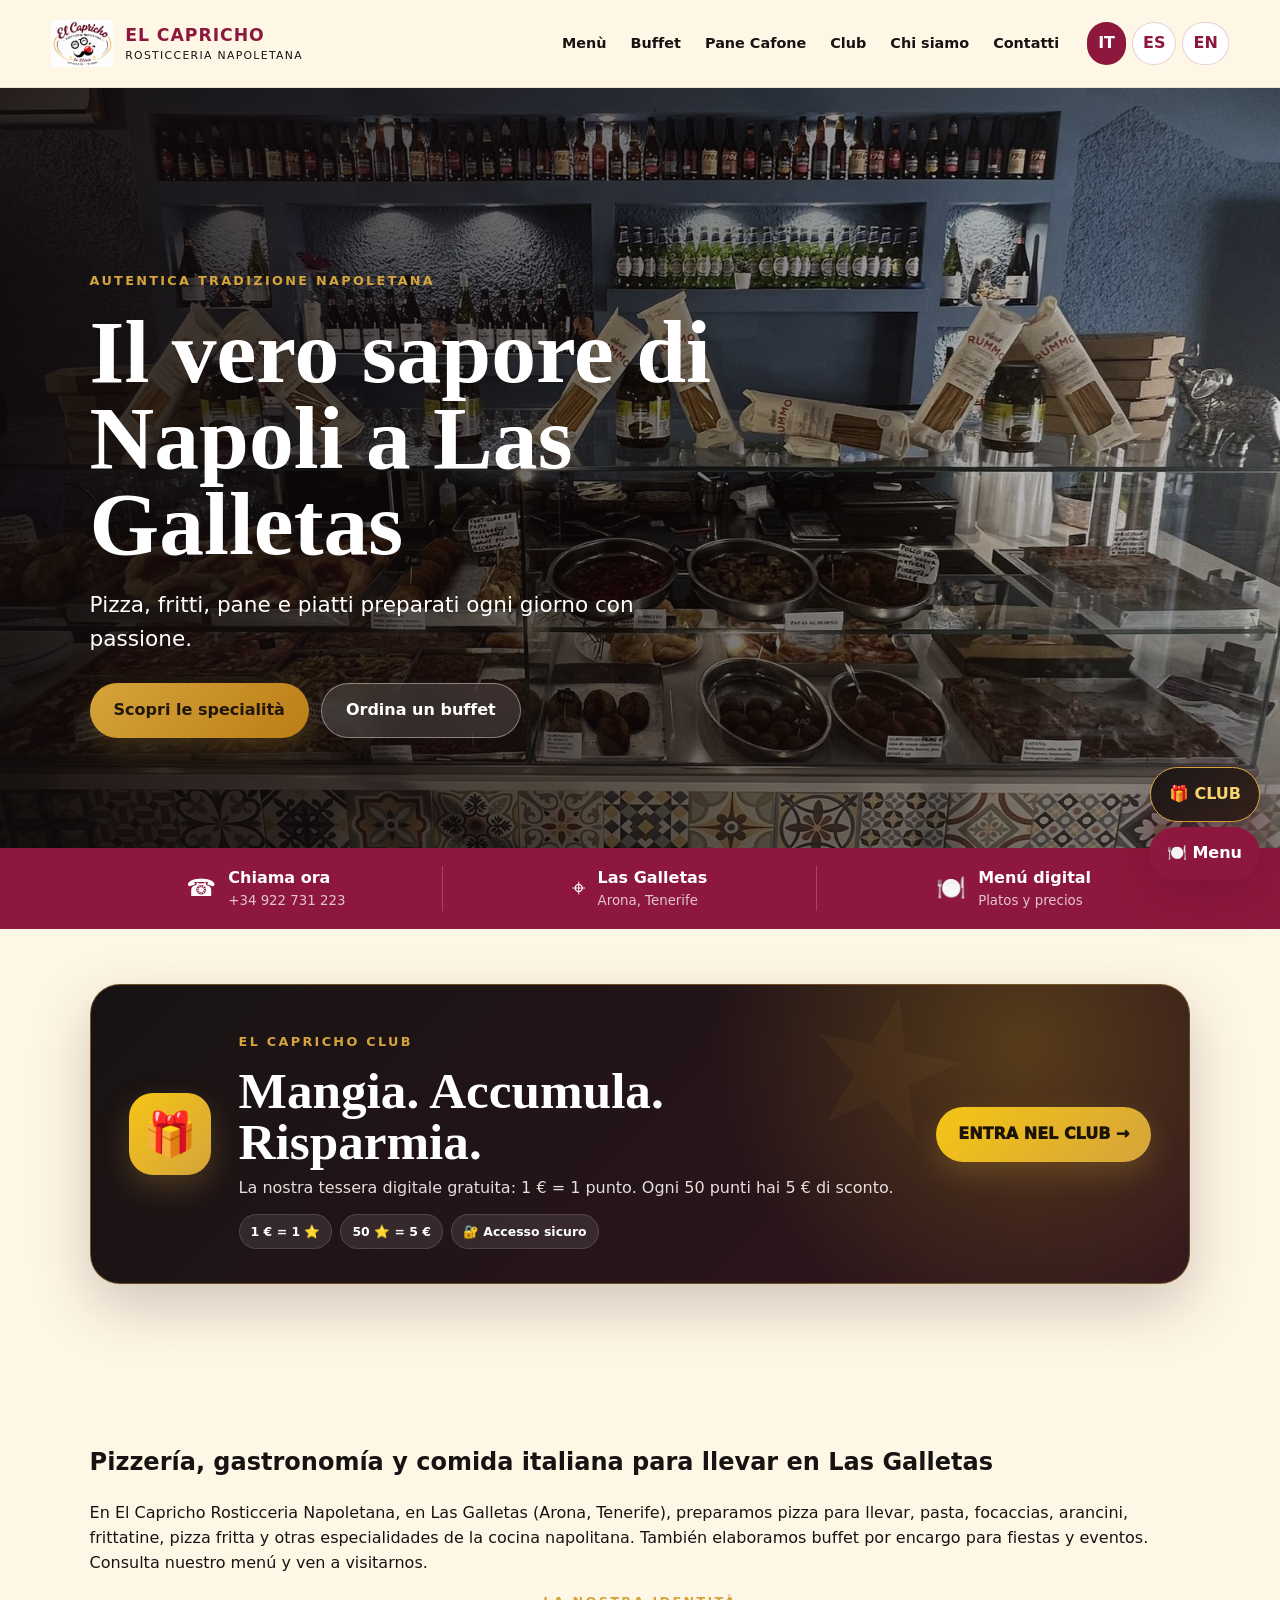
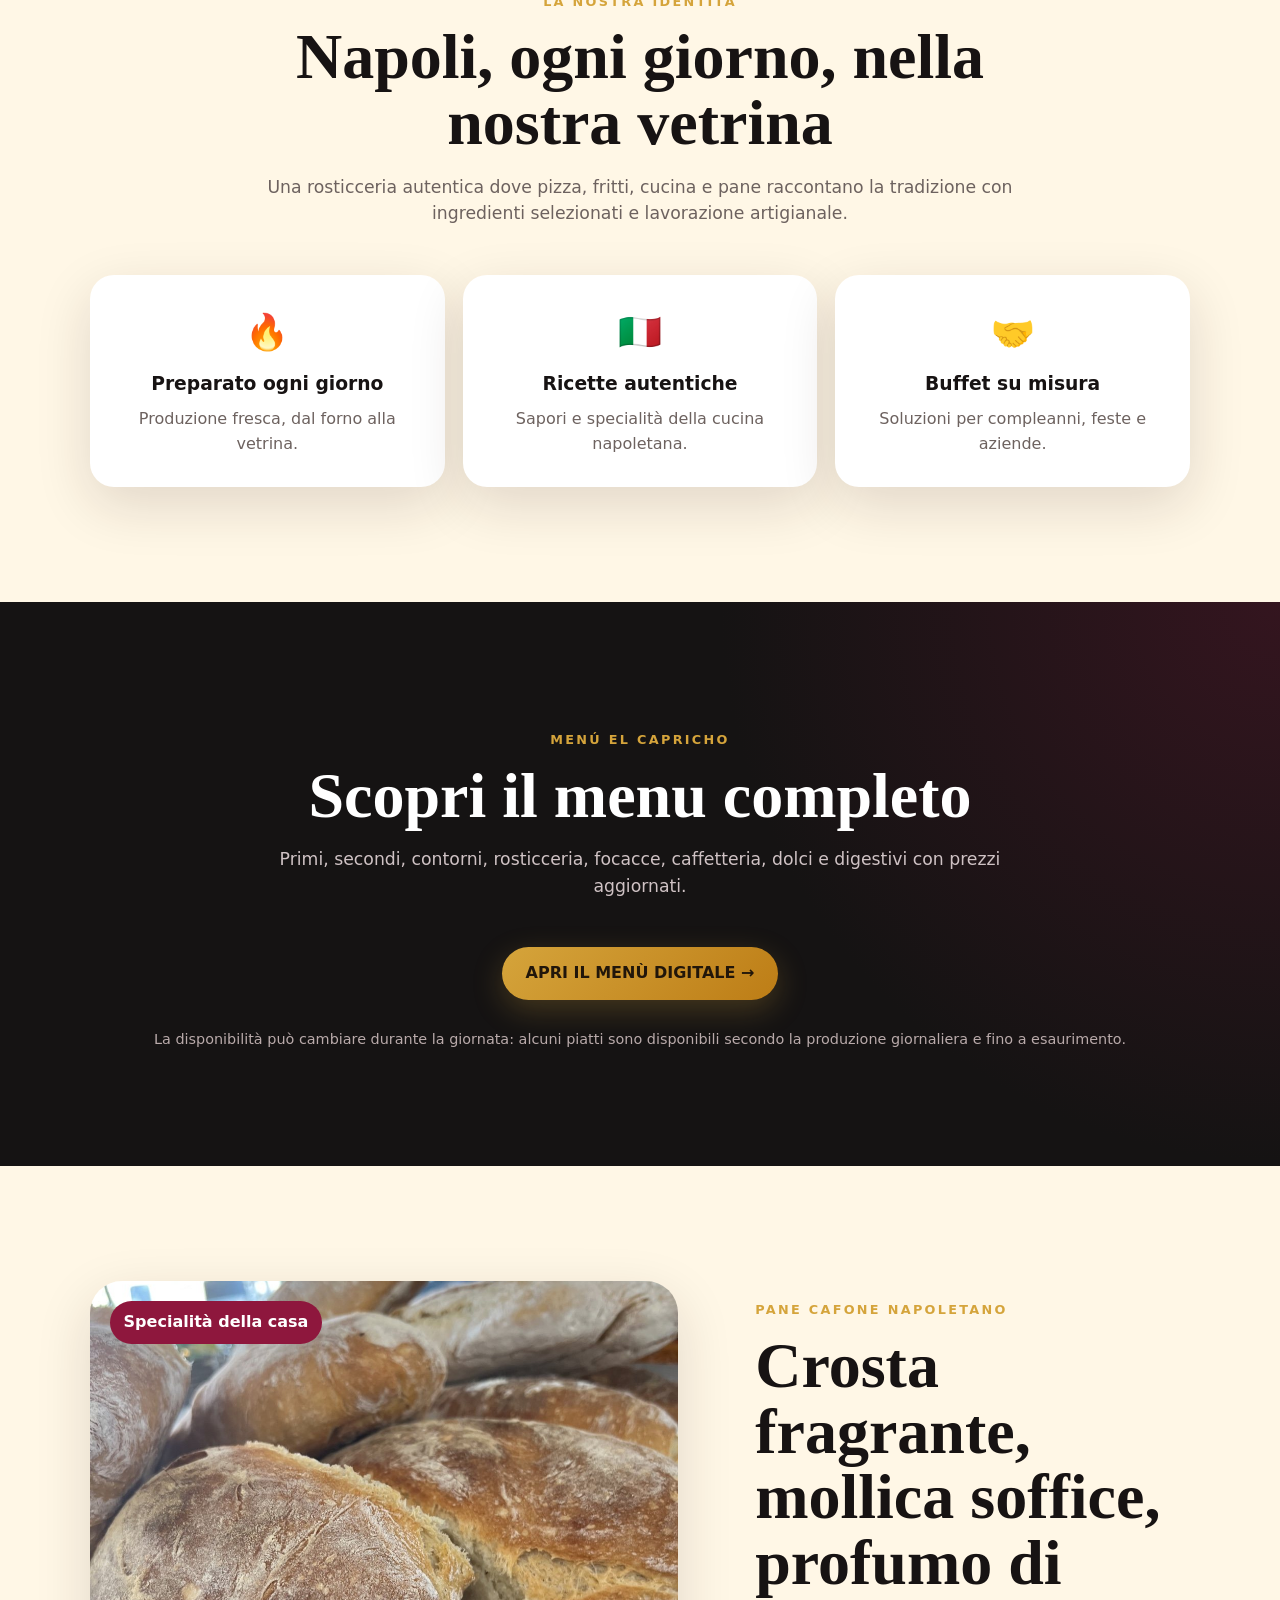
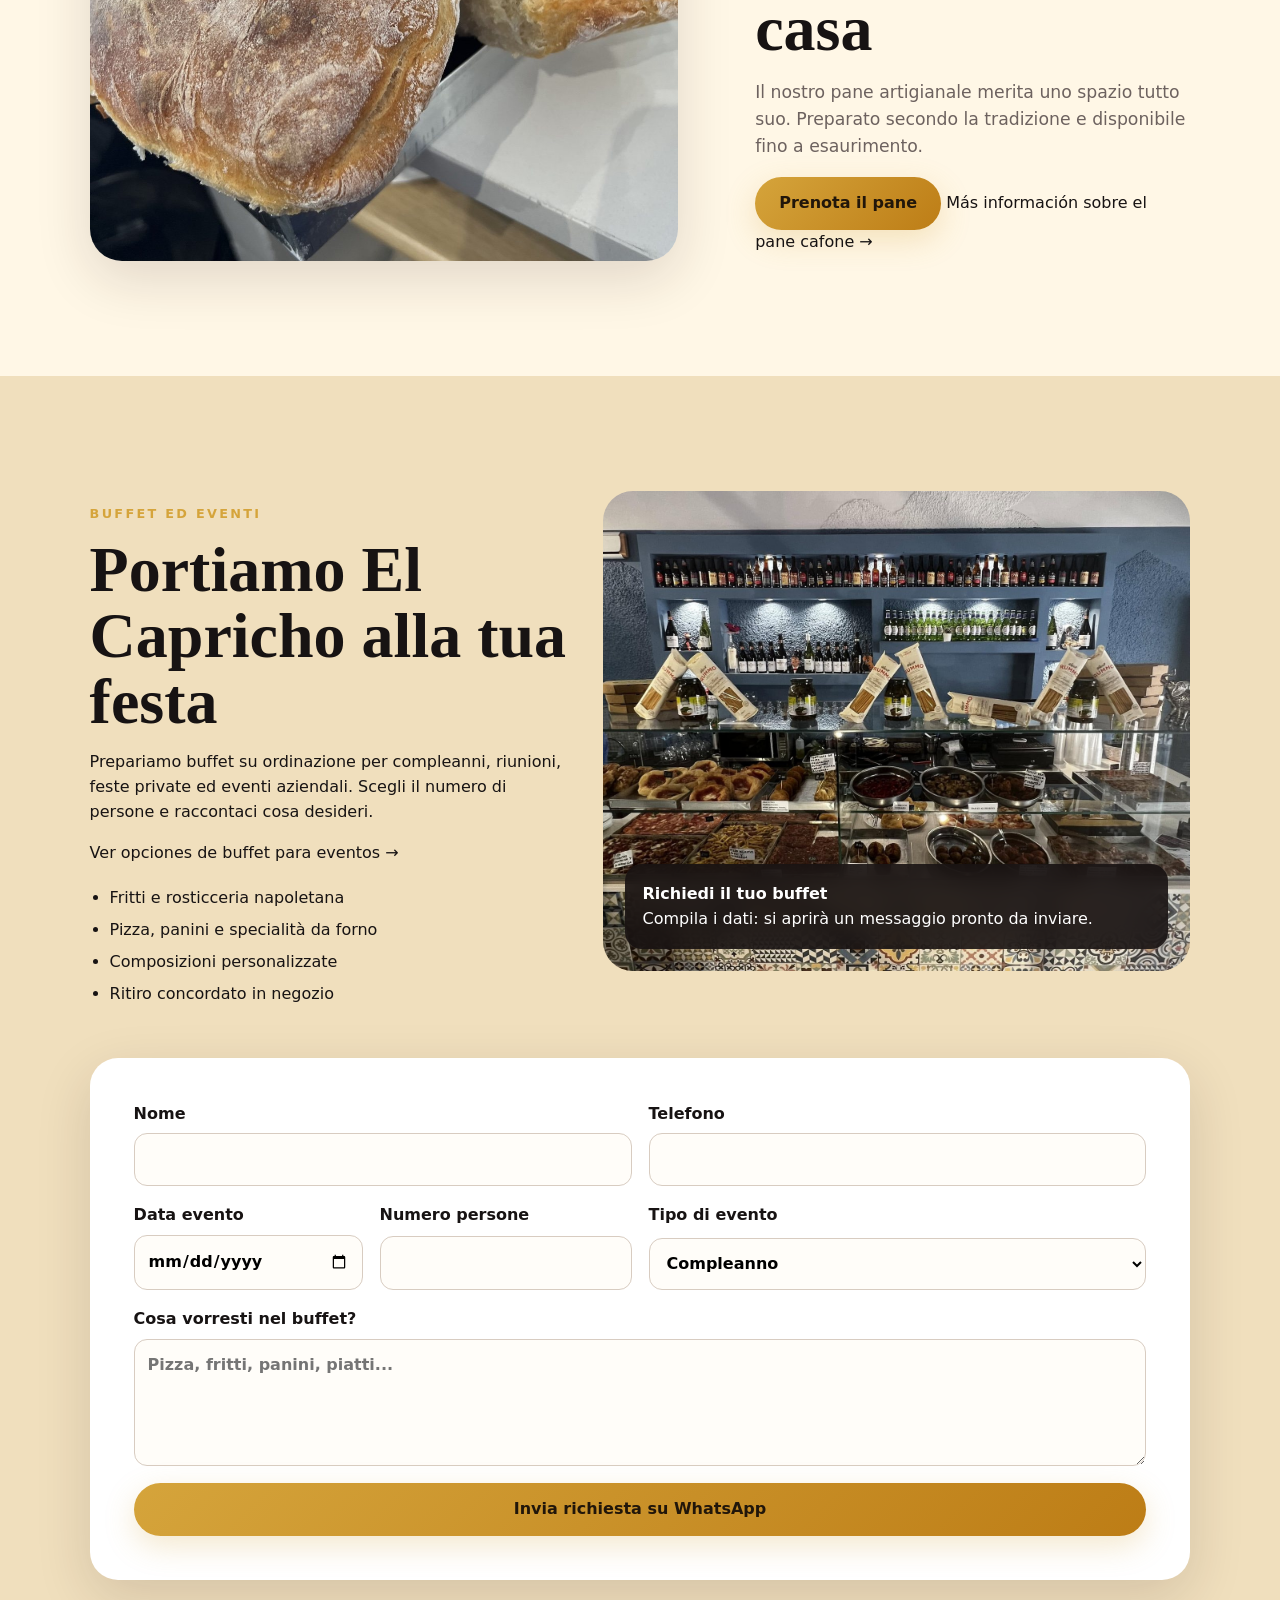
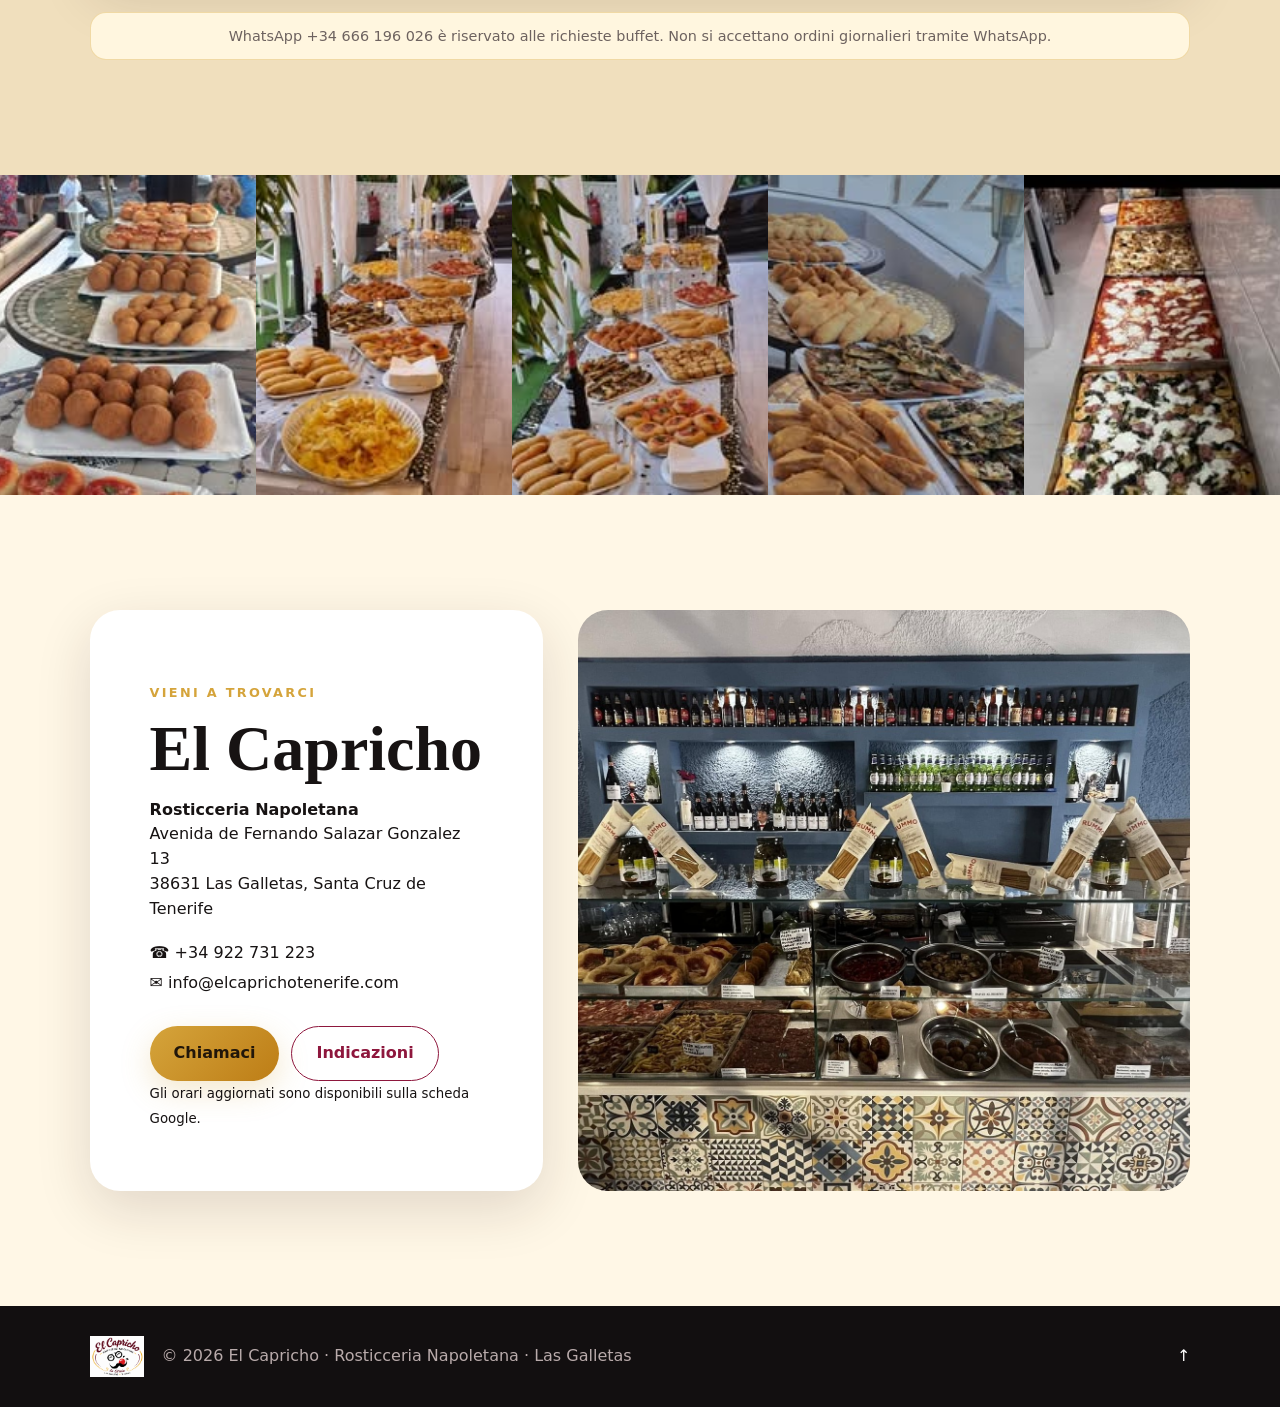
<file: index.html>
<!doctype html>
<html lang="es">
<head>
  <!-- Google tag (gtag.js) -->
  <script async src="https://www.googletagmanager.com/gtag/js?id=G-LVKG8GHVVM"></script>
  <script>window.dataLayer=window.dataLayer||[];function gtag(){dataLayer.push(arguments)}gtag('js',new Date());gtag('config','G-LVKG8GHVVM');</script>
  <meta charset="utf-8"><meta name="viewport" content="width=device-width,initial-scale=1,viewport-fit=cover">
  <title>Pizzería y rosticería napolitana en Las Galletas | El Capricho</title>
  <meta name="description" content="El Capricho, pizzería y rosticería napolitana en Las Galletas, Tenerife. Pizza para llevar, comida italiana, arancini, frittatine, pasta, focaccias y buffet por encargo.">
  <meta name="robots" content="index,follow,max-image-preview:large,max-snippet:-1,max-video-preview:-1">
  <link rel="canonical" href="https://elcaprichotenerife.com/">
  <meta name="theme-color" content="#8e173d">
  <meta name="geo.region" content="ES-CN"><meta name="geo.placename" content="Las Galletas, Arona, Tenerife">
  <meta property="og:type" content="restaurant"><meta property="og:locale" content="es_ES"><meta property="og:site_name" content="El Capricho Rosticceria Napoletana"><meta property="og:title" content="El Capricho | Comida italiana y napolitana en Las Galletas"><meta property="og:description" content="Pizza, fritos napolitanos, arancini, frittatine, pasta, focaccias y especialidades para llevar en Las Galletas, Tenerife."><meta property="og:url" content="https://elcaprichotenerife.com/"><meta property="og:image" content="https://elcaprichotenerife.com/assets/hero.jpg">
  <link rel="icon" href="assets/logo.png"><link rel="stylesheet" href="style.css">
  <script type="application/ld+json">{"@context":"https://schema.org","@type":"Restaurant","@id":"https://elcaprichotenerife.com/#restaurant","name":"El Capricho Rosticceria Napoletana","url":"https://elcaprichotenerife.com/","image":"https://elcaprichotenerife.com/assets/hero.jpg","logo":"https://elcaprichotenerife.com/assets/logo.png","description":"Rosticceria napoletana e comida italiana a Las Galletas, Tenerife, con pasta, focaccias, arancini, frittatine e specialità napoletane da asporto.","servesCuisine":["Neapolitan","Italian","Pizza","Mediterranean"],"priceRange":"€","telephone":"+34 922 731 223","email":"info@elcaprichotenerife.com","hasMenu":"https://elcaprichotenerife.com/menu/","address":{"@type":"PostalAddress","streetAddress":"Avenida de Fernando Salazar Gonzalez 13","postalCode":"38631","addressLocality":"Las Galletas","addressRegion":"Santa Cruz de Tenerife","addressCountry":"ES"}}</script>
</head><body>
<header class="site-header" id="top"><a class="brand" href="#top" aria-label="El Capricho home"><img src="assets/logo.png" alt="Logo El Capricho"><span><b>EL CAPRICHO</b><small>Rosticceria Napoletana</small></span></a><button class="menu-toggle" aria-label="Apri menu" aria-expanded="false">☰</button><nav class="nav" aria-label="Navigazione principale"><a href="menu/" data-i18n="navMenu">Menù</a><a href="#buffet">Buffet</a><a href="#pane">Pane Cafone</a><a href="#club" data-i18n="navClub">Club</a><a href="#storia" data-i18n="navStory">Chi siamo</a><a href="#contatti" data-i18n="navContact">Contatti</a></nav><div class="langs"><button class="active" data-lang="it">IT</button><button data-lang="es">ES</button><button data-lang="en">EN</button></div></header>
<main>
<section class="hero"><img src="assets/hero.jpg" alt="Vetrina di El Capricho piena di specialità napoletane"><div class="hero-overlay"></div><div class="hero-content reveal"><p class="eyebrow" data-i18n="heroEyebrow">Autentica tradizione napoletana</p><h1 data-i18n="heroTitle">Il vero sapore di Napoli a Las Galletas</h1><p data-i18n="heroText">Pizza, fritti, pane e piatti preparati ogni giorno con passione.</p><div class="hero-actions"><a class="btn primary" href="menu/" data-i18n="discover">Scopri le specialità</a><a class="btn glass" href="#buffet" data-i18n="buffetOrder">Ordina un buffet</a></div></div></section>
<section class="quickbar" aria-label="Contatti rapidi"><a href="tel:+34922731223"><span>☎</span><div><b data-i18n="call">Chiama ora</b><small>+34 922 731 223</small></div></a><a href="https://www.google.com/maps/search/?api=1&query=Avenida+de+Fernando+Salazar+Gonzalez+13+38631+Las+Galletas" target="_blank" rel="noopener"><span>⌖</span><div><b>Las Galletas</b><small>Arona, Tenerife</small></div></a><a href="menu/"><span>🍽️</span><div><b>Menú digital</b><small>Platos y precios</small></div></a></section>
<section class="club-promo section" id="club"><div class="club-card reveal"><div class="club-gift">🎁</div><div class="club-copy"><p class="eyebrow">EL CAPRICHO CLUB</p><h2 data-i18n="clubTitle">Mangia. Accumula. Risparmia.</h2><p data-i18n="clubText">La nostra tessera digitale gratuita: 1 € = 1 punto. Ogni 50 punti hai 5 € di sconto.</p><div class="club-badges"><span>1 € = 1 ⭐</span><span>50 ⭐ = 5 €</span><span>🔐 Accesso sicuro</span></div></div><a class="club-cta" href="Club/" data-i18n="clubCta">ENTRA NEL CLUB →</a></div></section>
<section class="intro section" id="storia"><h2>Pizzería, gastronomía y comida italiana para llevar en Las Galletas</h2><p>En El Capricho Rosticceria Napoletana, en Las Galletas (Arona, Tenerife), preparamos pizza para llevar, pasta, focaccias, arancini, frittatine, pizza fritta y otras especialidades de la cocina napolitana. También elaboramos buffet por encargo para fiestas y eventos. Consulta nuestro menú y ven a visitarnos.</p><div class="section-heading reveal"><p class="eyebrow" data-i18n="ourIdentity">La nostra identità</p><h2 data-i18n="introTitle">Napoli, ogni giorno, nella nostra vetrina</h2><p data-i18n="introText">Una rosticceria autentica dove pizza, fritti, cucina e pane raccontano la tradizione con ingredienti selezionati e lavorazione artigianale.</p></div><div class="values"><article class="reveal"><span>🔥</span><h3 data-i18n="freshTitle">Preparato ogni giorno</h3><p data-i18n="freshText">Produzione fresca, dal forno alla vetrina.</p></article><article class="reveal"><span>🇮🇹</span><h3 data-i18n="tradTitle">Ricette autentiche</h3><p data-i18n="tradText">Sapori e specialità della cucina napoletana.</p></article><article class="reveal"><span>🤝</span><h3 data-i18n="buffetTitle">Buffet su misura</h3><p data-i18n="buffetText">Soluzioni per compleanni, feste e aziende.</p></article></div></section>
<section class="menu-section section dark" id="specialita"><div class="section-heading light reveal"><p class="eyebrow">Menú El Capricho</p><h2>Scopri il menu completo</h2><p>Primi, secondi, contorni, rosticceria, focacce, caffetteria, dolci e digestivi con prezzi aggiornati.</p></div><div style="text-align:center"><a class="btn primary" href="menu/">APRI IL MENÙ DIGITALE →</a></div><p class="availability">La disponibilità può cambiare durante la giornata: alcuni piatti sono disponibili secondo la produzione giornaliera e fino a esaurimento.</p></section>
<section class="bread section" id="pane"><div class="bread-image reveal"><img src="assets/pane-cafone.jpg" alt="Pane cafone napoletano artigianale"><span data-i18n="houseSpecialty">Specialità della casa</span></div><div class="bread-copy reveal"><p class="eyebrow">Pane Cafone Napoletano</p><h2 data-i18n="breadTitle">Crosta fragrante, mollica soffice, profumo di casa</h2><p data-i18n="breadText">Il nostro pane artigianale merita uno spazio tutto suo. Preparato secondo la tradizione e disponibile fino a esaurimento.</p><a class="btn primary wa-bread" href="#" data-i18n="reserveBread">Prenota il pane</a> <a href="pane-cafone.html" aria-label="Más información sobre el pane cafone napolitano">Más información sobre el pane cafone →</a></div></section>
<section class="buffet section" id="buffet"><div class="buffet-copy reveal"><p class="eyebrow" data-i18n="buffetEyebrow">Buffet ed eventi</p><h2 data-i18n="buffetHeading">Portiamo El Capricho alla tua festa</h2><p data-i18n="buffetIntro">Prepariamo buffet su ordinazione per compleanni, riunioni, feste private ed eventi aziendali. Scegli il numero di persone e raccontaci cosa desideri.</p><p><a href="buffet.html" aria-label="Ver información y opciones de buffet para eventos">Ver opciones de buffet para eventos →</a></p><ul><li data-i18n="buffetOne">Fritti e rosticceria napoletana</li><li data-i18n="buffetTwo">Pizza, panini e specialità da forno</li><li data-i18n="buffetThree">Composizioni personalizzate</li><li data-i18n="buffetFour">Ritiro concordato in negozio</li></ul></div><div class="buffet-visual reveal"><img src="assets/hero.jpg" alt="Buffet e vetrina El Capricho"><div class="buffet-card"><strong data-i18n="buffetCtaTitle">Richiedi il tuo buffet</strong><span data-i18n="buffetCtaText">Compila i dati: si aprirà un messaggio pronto da inviare.</span></div></div><form class="buffet-form reveal" id="buffetForm"><label><span data-i18n="name">Nome</span><input name="name" required autocomplete="name"></label><label><span data-i18n="phone">Telefono</span><input name="phone" required inputmode="tel" autocomplete="tel"></label><div class="two"><label><span data-i18n="date">Data evento</span><input name="date" type="date" required></label><label><span data-i18n="people">Numero persone</span><input name="people" type="number" min="5" required></label></div><label><span data-i18n="eventType">Tipo di evento</span><select name="event"><option>Compleanno</option><option>Festa privata</option><option>Evento aziendale</option><option>Altro</option></select></label><label><span data-i18n="request">Cosa vorresti nel buffet?</span><textarea name="details" rows="4" placeholder="Pizza, fritti, panini, piatti..." required></textarea></label><button class="btn primary" type="submit" data-i18n="sendWhatsapp">Invia richiesta su WhatsApp</button></form><p class="wa-note" data-i18n="waNote">WhatsApp +34 666 196 026 è riservato alle richieste buffet. Non si accettano ordini giornalieri tramite WhatsApp.</p></section>
<section class="gallery-strip" aria-label="Galleria buffet"><img src="buffet-1.jpg.jpg" alt="Buffet El Capricho"><img src="buffet-2.jpg.jpg" alt="Buffet assortito El Capricho"><img src="buffet-3.jpg.jpg" alt="Buffet napoletano El Capricho"><img src="buffet-4.jpg.jpg" alt="Buffet per eventi El Capricho"><img src="buffet-pizze.jpg.jpg" alt="Buffet di pizze El Capricho"></section>
<section class="contact section" id="contatti"><div class="contact-card reveal"><p class="eyebrow" data-i18n="contactEyebrow">Vieni a trovarci</p><h2>El Capricho</h2><p><strong>Rosticceria Napoletana</strong><br>Avenida de Fernando Salazar Gonzalez 13<br>38631 Las Galletas, Santa Cruz de Tenerife</p><p class="contact-lines"><a href="tel:+34922731223">☎ +34 922 731 223</a><br><a href="mailto:info@elcaprichotenerife.com">✉ info@elcaprichotenerife.com</a></p><div class="contact-actions"><a class="btn primary" href="tel:+34922731223" data-i18n="callUs">Chiamaci</a><a class="btn outline" href="https://www.google.com/maps/search/?api=1&query=Avenida+de+Fernando+Salazar+Gonzalez+13+38631+Las+Galletas" target="_blank" rel="noopener" data-i18n="directions">Indicazioni</a></div><small data-i18n="hoursNote">Gli orari aggiornati sono disponibili sulla scheda Google.</small></div><div class="contact-photo reveal"><img src="assets/hero.jpg" alt="Interno e banco El Capricho"></div></section>
</main><a class="floating-club" href="Club/">🎁 <span>CLUB</span></a><a class="floating-wa" href="menu/" aria-label="Menu digitale">🍽️ <span>Menu</span></a><footer><img src="assets/logo.png" alt=""><p>© 2026 El Capricho · Rosticceria Napoletana · Las Galletas</p><a href="#top">↑</a></footer><script src="script.js"></script></body></html>
</file>
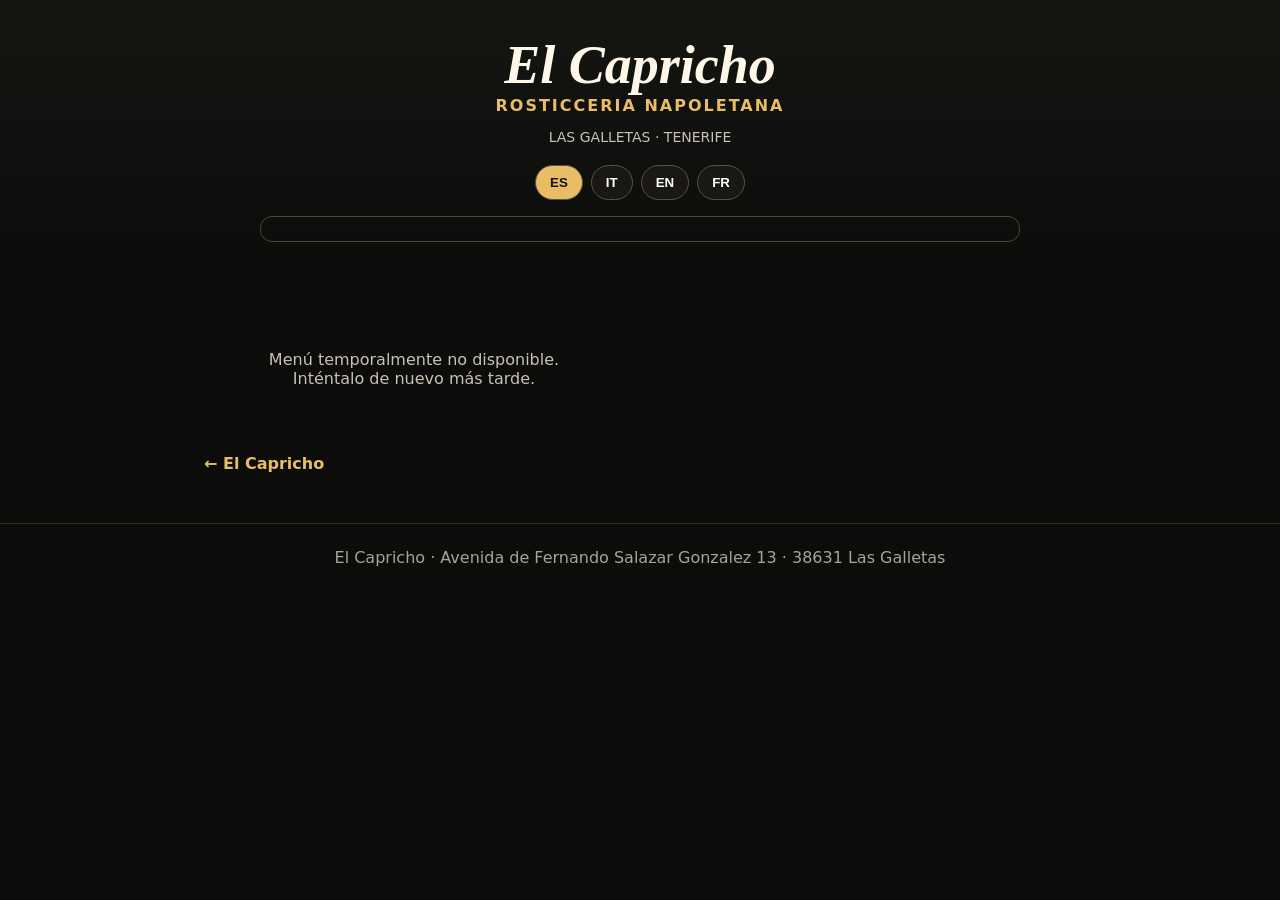
<file: menu/index.html>
<!doctype html><html lang="es"><head><meta charset="utf-8"><meta name="viewport" content="width=device-width,initial-scale=1,viewport-fit=cover"><title>Menú y precios | Rosticceria Napolitana en Tenerife Sur – El Capricho</title><meta name="description" content="Consulta el menú y los precios de El Capricho, rosticceria napolitana en Las Galletas, Tenerife. Descubre nuestras especialidades y opciones para llevar."><meta name="robots" content="index,follow,max-image-preview:large,max-snippet:-1"><link rel="canonical" href="https://elcaprichotenerife.com/menu/"><meta property="og:type" content="website"><meta property="og:locale" content="es_ES"><meta property="og:title" content="Menú oficial El Capricho Rosticceria Napoletana"><meta property="og:description" content="Consulta platos, precios y disponibilidad del menú de El Capricho en Las Galletas, Tenerife."><meta property="og:url" content="https://elcaprichotenerife.com/menu/"><style>:root{--bg:#0c0c0b;--card:#171714;--gold:#e8bd65;--cream:#fff8e8;--muted:#c9c2b4;--red:#c92b2b}*{box-sizing:border-box}body{margin:0;background:var(--bg);color:var(--cream);font-family:system-ui,-apple-system,Segoe UI,sans-serif}.hero{padding:34px 18px 22px;text-align:center;background:linear-gradient(180deg,#151512,#0c0c0b)}.brand{font-family:Georgia,serif;font-size:42px;font-style:italic;font-weight:700}.sub{color:var(--gold);letter-spacing:2px;font-weight:700}.place{color:var(--muted);font-size:14px}.langs{display:flex;justify-content:center;gap:8px;margin:20px 0 8px}.langs button,.chips button{border:1px solid #5a5040;background:#191815;color:#fff;border-radius:999px;padding:9px 14px;font-weight:700}.langs .on,.chips .on{background:var(--gold);color:#15120b}.notice{max-width:760px;margin:16px auto 0;padding:12px 14px;border:1px solid #4e4536;border-radius:12px;color:#e5ddcd;font-size:14px}.wrap{max-width:900px;margin:auto;padding:12px 14px 50px}.chips{display:flex;flex-wrap:wrap;justify-content:center;gap:8px;overflow:visible;padding:8px 0 16px;position:sticky;top:0;background:#0c0c0bf2;z-index:2}.chips button{flex:0 0 auto;white-space:normal;max-width:180px;cursor:pointer}.langs button{cursor:pointer}.langs button:focus-visible,.chips button:focus-visible{outline:3px solid #fff;outline-offset:3px}.section{margin:18px 0 28px}.section h2{color:var(--gold);font-family:Georgia,serif;font-size:28px;border-bottom:1px solid #4b4234;padding-bottom:8px}.item{display:grid;grid-template-columns:1fr auto;gap:12px;padding:13px 2px;border-bottom:1px solid #292824}.item h3{margin:0;font-size:17px}.item p{margin:4px 0 0;color:var(--muted);font-size:13px}.price{font-weight:800;color:#fff;font-size:17px;white-space:nowrap}.badge{display:block;margin-top:5px;font-size:12px;color:#ffdba0}.off{opacity:.5}.back{display:inline-block;margin-top:16px;color:var(--gold);text-decoration:none;font-weight:700}.loading{text-align:center;padding:50px;color:var(--muted)}footer{text-align:center;padding:24px;color:#a9a397;border-top:1px solid #292824}@media(min-width:720px){.sections{display:grid;grid-template-columns:1fr 1fr;gap:0 32px}.brand{font-size:54px}}</style><script type="application/ld+json">{"@context":"https://schema.org","@type":"Menu","name":"Menú oficial El Capricho Rosticceria Napoletana","url":"https://elcaprichotenerife.com/menu/","inLanguage":["es","it","en","fr"],"mainEntityOfPage":{"@type":"WebPage","@id":"https://elcaprichotenerife.com/menu/"}}</script></head><body><header class="hero"><div class="brand">El Capricho</div><div class="sub">ROSTICCERIA NAPOLETANA</div><p class="place">LAS GALLETAS · TENERIFE</p><nav class="langs" aria-label="Idioma / Lingua / Language"><button type="button" data-lang="es" class="on" aria-label="Español">ES</button><button type="button" data-lang="it" aria-label="Italiano">IT</button><button type="button" data-lang="en" aria-label="English">EN</button><button type="button" data-lang="fr" aria-label="Français">FR</button></nav><div class="notice" id="notice"></div></header><main class="wrap"><nav class="chips" id="chips" aria-label="Categorías del menú"></nav><div class="sections" id="menu"><div class="loading">Cargando menú…</div></div><a class="back" href="/">← El Capricho</a></main><footer>El Capricho · Avenida de Fernando Salazar Gonzalez 13 · 38631 Las Galletas</footer><script>const U='https://qbddxrselxsprstvtkjn.supabase.co/rest/v1/';const K='sb_publishable_kyop1OtqIqFA1veH42AAJg_oaad6_5B';let lang='es',cats=[],items=[],currentFilter='all';
try{const saved=localStorage.getItem('menu_lang');if(['es','it','en','fr'].includes(saved))lang=saved}catch(e){}
const tx={
es:{notice:'Nuestras especialidades se preparan artesanalmente cada día. Algunos platos están disponibles según la producción diaria y hasta agotar existencias.',avail:'Según disponibilidad',today:'No disponible hoy',all:'Todo',loading:'Cargando menú…',error:'Menú temporalmente no disponible. Inténtalo de nuevo más tarde.',empty:'No hay productos disponibles en esta categoría.',back:'← Volver a El Capricho'},
it:{notice:'Le nostre specialità sono preparate artigianalmente ogni giorno. Alcuni piatti sono disponibili in base alla produzione giornaliera e fino a esaurimento.',avail:'Secondo disponibilità',today:'Non disponibile oggi',all:'Tutto',loading:'Caricamento menù…',error:'Menù temporaneamente non disponibile. Riprova più tardi.',empty:'Nessun prodotto disponibile in questa categoria.',back:'← Torna a El Capricho'},
en:{notice:'Our specialties are freshly prepared every day. Some dishes are subject to daily availability and while stocks last.',avail:'Subject to availability',today:'Not available today',all:'All',loading:'Loading menu…',error:'Menu temporarily unavailable. Please try again later.',empty:'No products available in this category.',back:'← Back to El Capricho'},
fr:{notice:'Nos spécialités sont préparées artisanalement chaque jour. Certains plats sont proposés selon la production du jour et dans la limite des stocks disponibles.',avail:'Selon disponibilité',today:'Indisponible aujourd’hui',all:'Tout',loading:'Chargement du menu…',error:'Menu temporairement indisponible. Veuillez réessayer plus tard.',empty:'Aucun produit disponible dans cette catégorie.',back:'← Retour à El Capricho'}};
const menuEl=document.getElementById('menu'),chipsEl=document.getElementById('chips'),noticeEl=document.getElementById('notice'),backEl=document.querySelector('.back');
async function get(t,q){const r=await fetch(U+t+'?'+q,{headers:{apikey:K,Authorization:'Bearer '+K}});if(!r.ok)throw Error('Menu request failed: '+r.status);const data=await r.json();if(!Array.isArray(data))throw Error('Invalid menu data');return data}
function localized(o,field){return o[field+'_'+lang]||o[field+'_es']||o[field+'_it']||o[field+'_en']||''}
function money(v){if(v===null||v===undefined||v==='')return '';const n=Number(v);return Number.isFinite(n)?n.toFixed(2).replace('.',',')+' €':''}
function node(tag,cls,value){const el=document.createElement(tag);if(cls)el.className=cls;if(value!==undefined)el.textContent=String(value);return el}
function render(filter=currentFilter){
currentFilter=filter;document.documentElement.lang=lang;noticeEl.textContent=tx[lang].notice;backEl.textContent=tx[lang].back;
document.querySelectorAll('.langs button').forEach(b=>{const active=b.dataset.lang===lang;b.classList.toggle('on',active);b.setAttribute('aria-pressed',String(active))});
chipsEl.replaceChildren();const options=[{id:'all',label:tx[lang].all},...cats.map(c=>({id:String(c.id),label:localized(c,'name')}))];
options.forEach(o=>{const b=node('button',String(filter)===o.id?'on':'',o.label);b.type='button';b.setAttribute('aria-pressed',String(filter)===o.id);b.addEventListener('click',()=>render(o.id));chipsEl.append(b)});
menuEl.replaceChildren();const chosen=filter==='all'?cats:cats.filter(c=>String(c.id)===String(filter));
chosen.forEach(c=>{const matching=items.filter(i=>String(i.category_id)===String(c.id)&&i.active!==false);if(!matching.length)return;
const section=node('section','section'),heading=node('h2','',localized(c,'name'));section.append(heading);
matching.forEach(i=>{const article=node('article','item'+(i.available_today===false?' off':'')),details=node('div'),heading=node('h3','',localized(i,'name')),description=localized(i,'description');details.append(heading);if(description)details.append(node('p','',description));
if(i.subject_to_availability)details.append(node('span','badge','● '+tx[lang].avail));
if(i.available_today===false)details.append(node('span','badge',tx[lang].today));
article.append(details,node('div','price',money(i.price)));section.append(article)});menuEl.append(section)});
if(!menuEl.children.length)menuEl.append(node('div','loading',tx[lang].empty))
}
document.querySelectorAll('.langs button').forEach(b=>b.addEventListener('click',()=>{lang=b.dataset.lang;try{localStorage.setItem('menu_lang',lang)}catch(e){}render()}));
Promise.all([get('menu_categories','select=*&active=eq.true&order=sort_order.asc'),get('menu_items','select=*&active=eq.true&order=sort_order.asc')]).then(([categories,products])=>{cats=categories;items=products;render()}).catch(()=>{menuEl.replaceChildren(node('div','loading',tx[lang].error))});
</script></body></html>
</file>
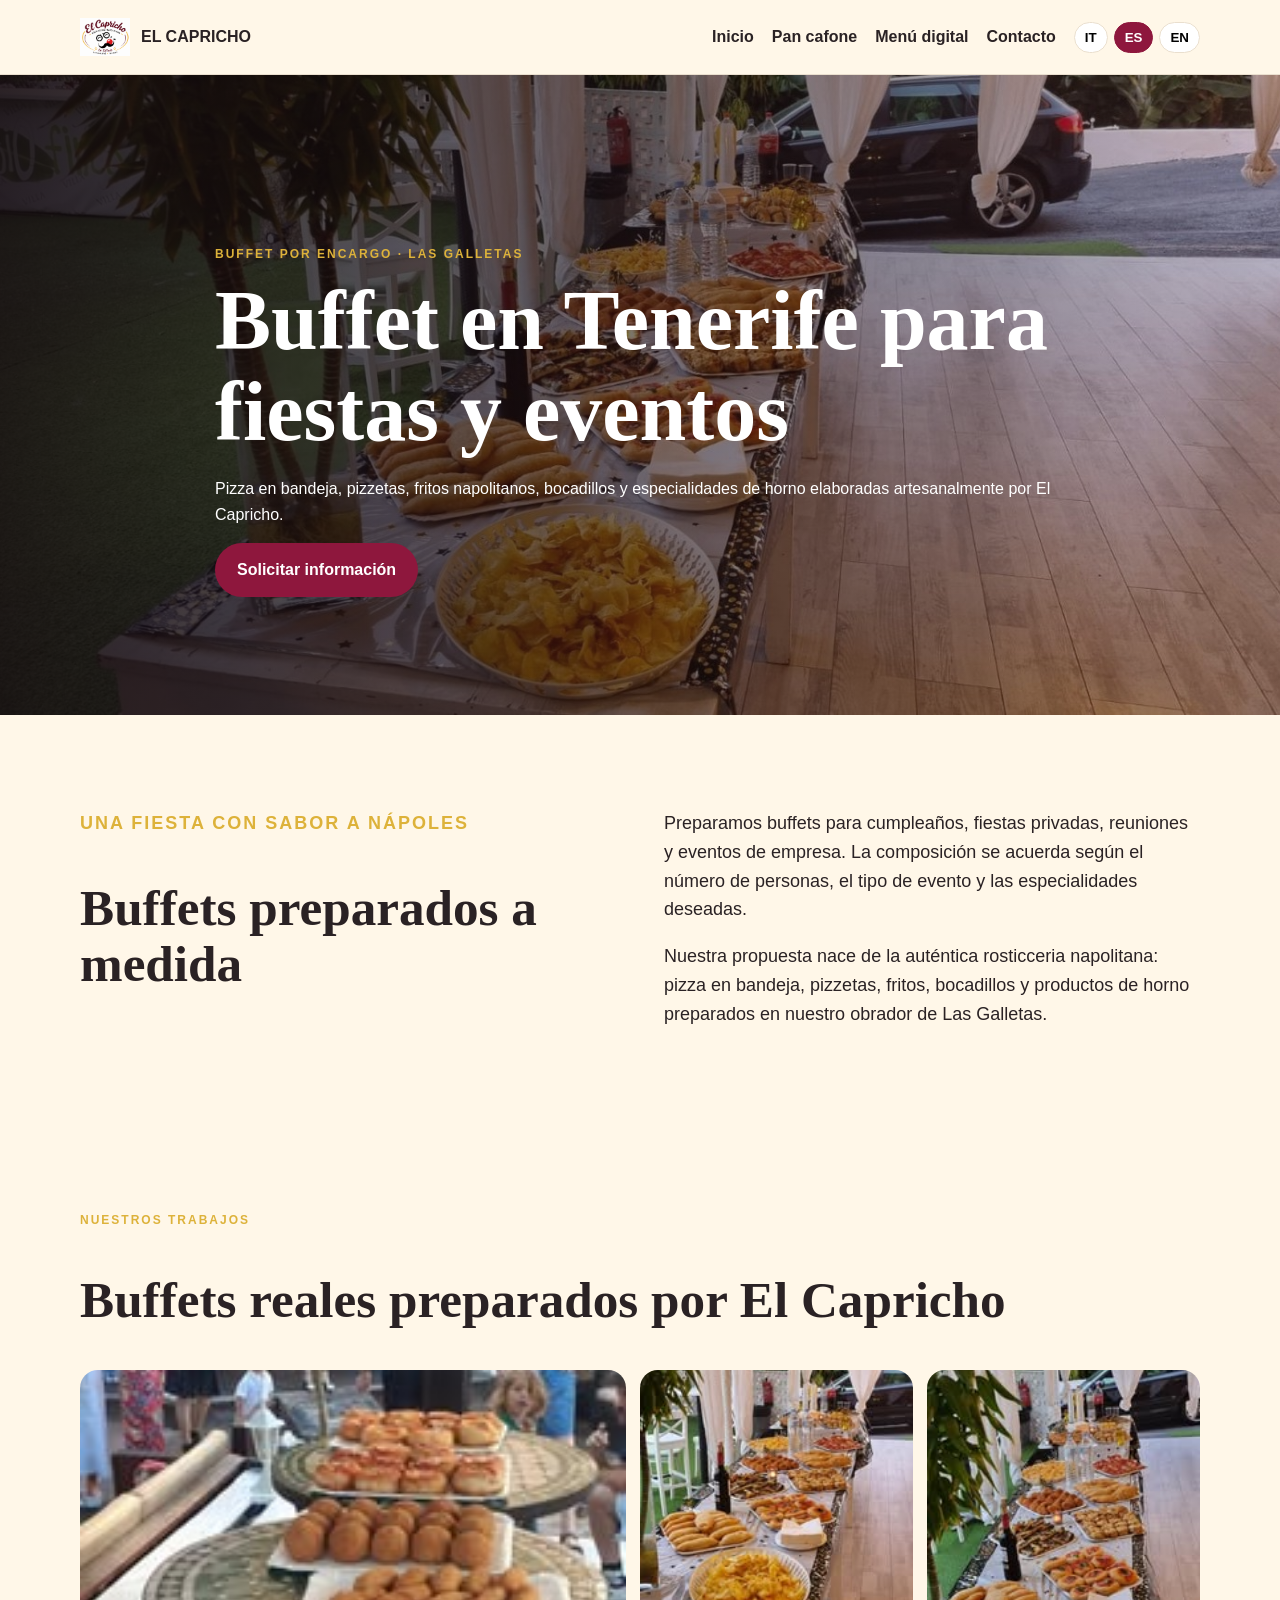
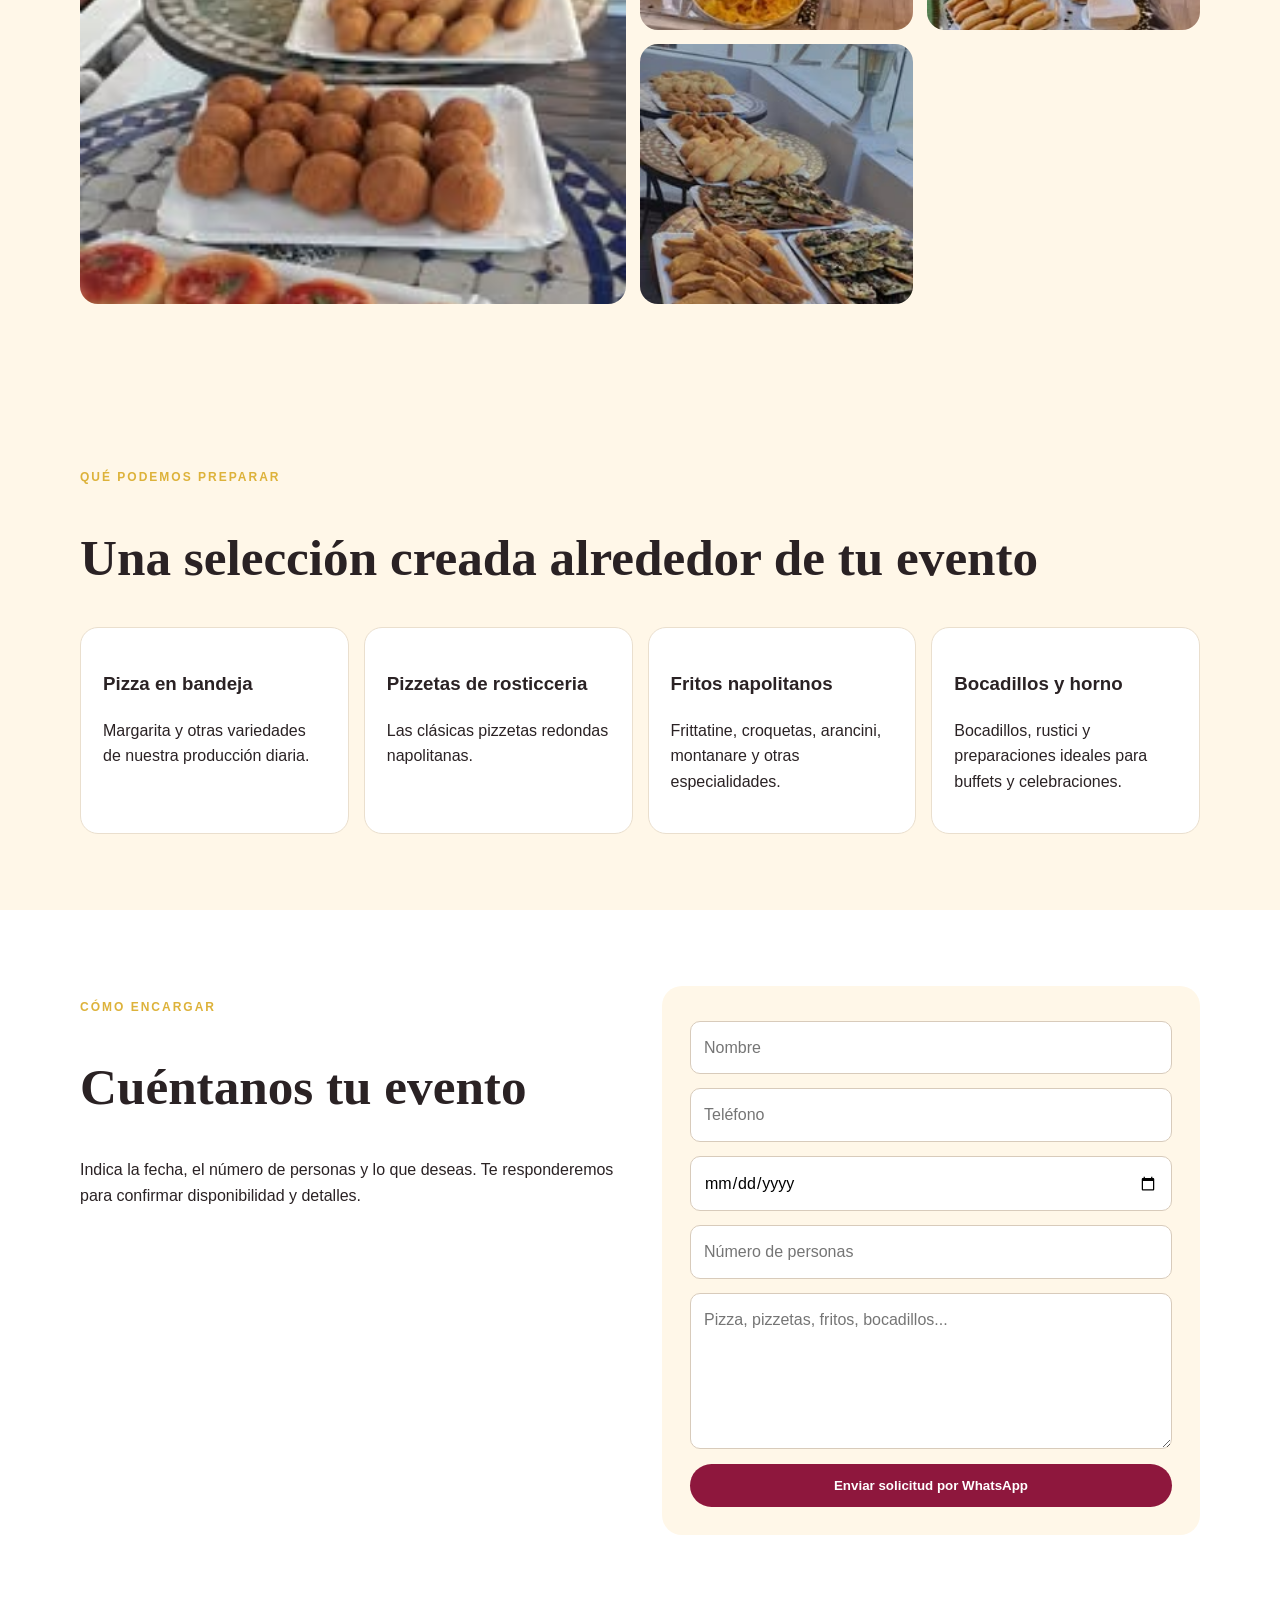
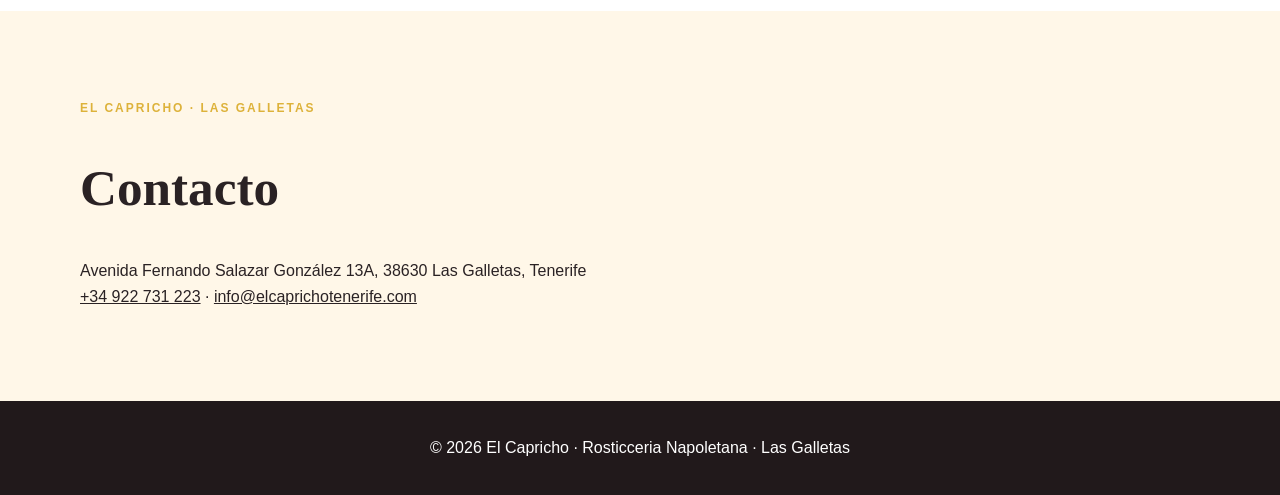
<file: buffet.html>
<!doctype html>
<html lang="es">
<head>
<meta charset="utf-8">
<meta name="viewport" content="width=device-width,initial-scale=1">
<title>Buffet para fiestas y eventos en Las Galletas, Tenerife | El Capricho</title>
<meta name="description" content="Buffet napolitanos por encargo para cumpleaños, fiestas y eventos en Las Galletas, Tenerife. Pizzas, fritos, bocadillos y especialidades de El Capricho.">
<meta name="robots" content="index,follow,max-image-preview:large">
<link rel="canonical" href="https://elcaprichotenerife.com/buffet.html">
<link rel="icon" href="assets/logo.png">
<style>
:root{--vino:#8e173d;--crema:#fff7e8;--oro:#ddb23a;--testo:#2a2224;--linea:#eadfce}
*{box-sizing:border-box}html{scroll-behavior:smooth}body{margin:0;background:var(--crema);color:var(--testo);font-family:Arial,sans-serif;line-height:1.6}img{display:block;max-width:100%}a{color:inherit}.wrap{width:min(1120px,calc(100% - 32px));margin:auto}
header{position:sticky;top:0;z-index:20;background:rgba(255,247,232,.97);border-bottom:1px solid var(--linea)}nav{min-height:74px;display:flex;align-items:center;justify-content:space-between;gap:16px}.brand{display:flex;align-items:center;gap:11px;text-decoration:none;font-weight:900}.brand img{width:50px;height:50px;object-fit:contain}.nav-right{display:flex;align-items:center;gap:18px}.links{display:flex;gap:18px}.links a{text-decoration:none;font-weight:800}.langs{display:flex;gap:6px}.langs button{border:1px solid var(--linea);background:white;border-radius:999px;padding:7px 10px;font-weight:900;cursor:pointer}.langs button.active{background:var(--vino);color:white;border-color:var(--vino)}
.hero{position:relative;min-height:640px;color:#fff;display:grid;align-items:end;overflow:hidden}.hero>img,.shade{position:absolute;inset:0;width:100%;height:100%;object-fit:cover}.shade{background:linear-gradient(90deg,rgba(20,10,14,.9),rgba(20,10,14,.2))}.hero-copy{position:relative;z-index:2;padding:120px 0 80px;max-width:850px}.eyebrow{color:var(--oro);font-size:12px;font-weight:900;letter-spacing:2px;text-transform:uppercase}h1,h2{font-family:Georgia,serif;line-height:1.08}h1{font-size:clamp(46px,7vw,84px);margin:0 0 18px}h2{font-size:clamp(34px,4vw,56px)}.btn{display:inline-block;background:var(--vino);color:white;padding:14px 22px;border-radius:999px;text-decoration:none;font-weight:900}
.section{padding:76px 0}.intro{display:grid;grid-template-columns:1fr 1fr;gap:48px;align-items:start}.intro p{font-size:18px}.gallery{display:grid;grid-template-columns:2fr 1fr 1fr;grid-auto-rows:260px;gap:14px}.gallery img{width:100%;height:100%;object-fit:cover;border-radius:18px}.gallery img:first-child{grid-row:span 2}.cards{display:grid;grid-template-columns:repeat(4,1fr);gap:15px}.card{background:white;border:1px solid var(--linea);padding:22px;border-radius:18px}.form-section{background:white}.form-grid{display:grid;grid-template-columns:1fr 1fr;gap:44px}.form{background:var(--crema);padding:28px;border-radius:20px}.form input,.form textarea{width:100%;padding:13px;margin:7px 0;border:1px solid #d8cbbb;border-radius:10px;font:inherit}.form button{border:0;cursor:pointer;width:100%}footer{background:#21191b;color:white;padding:34px 0;text-align:center}
@media(max-width:900px){.links{display:none}.intro,.form-grid{grid-template-columns:1fr}.cards{grid-template-columns:1fr 1fr}.gallery{grid-template-columns:1fr 1fr;grid-auto-rows:280px}.gallery img:first-child{grid-column:1/3;grid-row:auto}}
@media(max-width:520px){.brand span{font-size:15px}.langs button{padding:6px 8px}.cards{grid-template-columns:1fr}.gallery{grid-template-columns:1fr;grid-auto-rows:280px}.gallery img:first-child{grid-column:auto}.hero{min-height:590px}}
</style>
</head>
<body>
<header><div class="wrap"><nav>
<a class="brand" href="index.html"><img src="assets/logo.png" alt="Logo El Capricho"><span>EL CAPRICHO</span></a>
<div class="nav-right"><div class="links"><a href="index.html" data-i18n="navHome">Home</a><a href="pane-cafone.html" data-i18n="navBread">Pane cafone</a><a href="menu/">Menú digital</a><a href="#contatti" data-i18n="navContact">Contatti</a></div><div class="langs"><button data-lang="it" class="active">IT</button><button data-lang="es">ES</button><button data-lang="en">EN</button></div></div>
</nav></div></header>
<main>
<section class="hero"><img src="buffet-evento-el-capricho.jpg" alt="Buffet per feste ed eventi a Tenerife preparato da El Capricho"><div class="shade"></div><div class="wrap hero-copy"><p class="eyebrow" data-i18n="heroEyebrow">Buffet su ordinazione · Las Galletas</p><h1 data-i18n="heroTitle">Buffet a Tenerife per feste ed eventi</h1><p data-i18n="heroText">Pizza in teglia, pizzette, fritti napoletani, panini e specialità da forno preparati artigianalmente da El Capricho.</p><a class="btn" href="#preventivo" data-i18n="heroBtn">Richiedi informazioni</a></div></section>
<section class="section"><div class="wrap intro"><div><p class="eyebrow" data-i18n="introEyebrow">Una festa con il sapore di Napoli</p><h2 data-i18n="introTitle">Buffet preparati su misura</h2></div><div><p data-i18n="introP1">Prepariamo buffet per compleanni, feste private, riunioni ed eventi aziendali. La composizione viene concordata in base al numero di persone, al tipo di evento e alle specialità desiderate.</p><p data-i18n="introP2">La nostra proposta nasce dalla vera rosticceria napoletana: pizza in teglia, pizzette, fritti, panini e prodotti da forno preparati nel nostro laboratorio a Las Galletas.</p></div></div></section>
<section class="section"><div class="wrap"><p class="eyebrow" data-i18n="galleryEyebrow">I nostri lavori</p><h2 data-i18n="galleryTitle">Buffet reali preparati da El Capricho</h2><div class="gallery">
<img src="buffet-1.jpg.jpg" alt="Buffet assortito di rosticceria napoletana preparato da El Capricho a Tenerife">
<img src="buffet-2.jpg.jpg" alt="Buffet per festa privata a Tenerife">
<img src="buffet-3.jpg.jpg" alt="Specialità di rosticceria napoletana per eventi">
<img src="buffet-4.jpg.jpg" alt="Buffet personalizzato preparato a Las Galletas">
</div></div></section>
<section class="section"><div class="wrap"><p class="eyebrow" data-i18n="cardsEyebrow">Cosa possiamo preparare</p><h2 data-i18n="cardsTitle">Una selezione costruita intorno al tuo evento</h2><div class="cards">
<div class="card"><h3 data-i18n="card1Title">Pizza in teglia</h3><p data-i18n="card1Text">Margherita e altre varianti della produzione giornaliera.</p></div>
<div class="card"><h3 data-i18n="card2Title">Pizzette di rosticceria</h3><p data-i18n="card2Text">Le classiche pizzette tonde napoletane.</p></div>
<div class="card"><h3 data-i18n="card3Title">Fritti napoletani</h3><p data-i18n="card3Text">Frittatine, crocchè, arancini, montanare e altre specialità.</p></div>
<div class="card"><h3 data-i18n="card4Title">Panini e forno</h3><p data-i18n="card4Text">Panini, rustici e preparazioni adatte a buffet e ricorrenze.</p></div>
</div></div></section>
<section class="section form-section" id="preventivo"><div class="wrap form-grid"><div><p class="eyebrow" data-i18n="formEyebrow">Come ordinare</p><h2 data-i18n="formTitle">Raccontaci il tuo evento</h2><p data-i18n="formText">Indica data, numero di persone e cosa vorresti. Ti risponderemo per confermare disponibilità e dettagli.</p></div><form class="form" id="buffetForm"><input name="name" data-ph="name" placeholder="Nome" required><input name="phone" data-ph="phone" placeholder="Telefono" required><input name="date" type="date" required><input name="people" type="number" min="5" data-ph="people" placeholder="Numero persone" required><textarea name="details" rows="5" data-ph="details" placeholder="Pizza, pizzette, fritti, panini..." required></textarea><button class="btn" type="submit" data-i18n="formBtn">Invia richiesta su WhatsApp</button></form></div></section>
<section class="section" id="contatti"><div class="wrap"><p class="eyebrow">El Capricho · Las Galletas</p><h2 data-i18n="contactTitle">Contatti</h2><p>Avenida Fernando Salazar González 13A, 38630 Las Galletas, Tenerife<br><a href="tel:+34922731223">+34 922 731 223</a> · <a href="mailto:info@elcaprichotenerife.com">info@elcaprichotenerife.com</a></p></div></section>
</main>
<footer><div class="wrap">© 2026 El Capricho · Rosticceria Napoletana · Las Galletas</div></footer>
<script>
const T={
it:{navHome:'Home',navBread:'Pane cafone',navContact:'Contatti',heroEyebrow:'Buffet su ordinazione · Las Galletas',heroTitle:'Buffet a Tenerife per feste ed eventi',heroText:'Pizza in teglia, pizzette, fritti napoletani, panini e specialità da forno preparati artigianalmente da El Capricho.',heroBtn:'Richiedi informazioni',introEyebrow:'Una festa con il sapore di Napoli',introTitle:'Buffet preparati su misura',introP1:'Prepariamo buffet per compleanni, feste private, riunioni ed eventi aziendali. La composizione viene concordata in base al numero di persone, al tipo di evento e alle specialità desiderate.',introP2:'La nostra proposta nasce dalla vera rosticceria napoletana: pizza in teglia, pizzette, fritti, panini e prodotti da forno preparati nel nostro laboratorio a Las Galletas.',galleryEyebrow:'I nostri lavori',galleryTitle:'Buffet reali preparati da El Capricho',cardsEyebrow:'Cosa possiamo preparare',cardsTitle:'Una selezione costruita intorno al tuo evento',card1Title:'Pizza in teglia',card1Text:'Margherita e altre varianti della produzione giornaliera.',card2Title:'Pizzette di rosticceria',card2Text:'Le classiche pizzette tonde napoletane.',card3Title:'Fritti napoletani',card3Text:'Frittatine, crocchè, arancini, montanare e altre specialità.',card4Title:'Panini e forno',card4Text:'Panini, rustici e preparazioni adatte a buffet e ricorrenze.',formEyebrow:'Come ordinare',formTitle:'Raccontaci il tuo evento',formText:'Indica data, numero di persone e cosa vorresti. Ti risponderemo per confermare disponibilità e dettagli.',formBtn:'Invia richiesta su WhatsApp',contactTitle:'Contatti',name:'Nome',phone:'Telefono',people:'Numero persone',details:'Pizza, pizzette, fritti, panini...'},
es:{navHome:'Inicio',navBread:'Pan cafone',navContact:'Contacto',heroEyebrow:'Buffet por encargo · Las Galletas',heroTitle:'Buffet en Tenerife para fiestas y eventos',heroText:'Pizza en bandeja, pizzetas, fritos napolitanos, bocadillos y especialidades de horno elaboradas artesanalmente por El Capricho.',heroBtn:'Solicitar información',introEyebrow:'Una fiesta con sabor a Nápoles',introTitle:'Buffets preparados a medida',introP1:'Preparamos buffets para cumpleaños, fiestas privadas, reuniones y eventos de empresa. La composición se acuerda según el número de personas, el tipo de evento y las especialidades deseadas.',introP2:'Nuestra propuesta nace de la auténtica rosticceria napolitana: pizza en bandeja, pizzetas, fritos, bocadillos y productos de horno preparados en nuestro obrador de Las Galletas.',galleryEyebrow:'Nuestros trabajos',galleryTitle:'Buffets reales preparados por El Capricho',cardsEyebrow:'Qué podemos preparar',cardsTitle:'Una selección creada alrededor de tu evento',card1Title:'Pizza en bandeja',card1Text:'Margarita y otras variedades de nuestra producción diaria.',card2Title:'Pizzetas de rosticceria',card2Text:'Las clásicas pizzetas redondas napolitanas.',card3Title:'Fritos napolitanos',card3Text:'Frittatine, croquetas, arancini, montanare y otras especialidades.',card4Title:'Bocadillos y horno',card4Text:'Bocadillos, rustici y preparaciones ideales para buffets y celebraciones.',formEyebrow:'Cómo encargar',formTitle:'Cuéntanos tu evento',formText:'Indica la fecha, el número de personas y lo que deseas. Te responderemos para confirmar disponibilidad y detalles.',formBtn:'Enviar solicitud por WhatsApp',contactTitle:'Contacto',name:'Nombre',phone:'Teléfono',people:'Número de personas',details:'Pizza, pizzetas, fritos, bocadillos...'},
en:{navHome:'Home',navBread:'Pane cafone',navContact:'Contact',heroEyebrow:'Made-to-order buffet · Las Galletas',heroTitle:'Buffet catering in Tenerife for parties and events',heroText:'Tray pizza, mini pizzas, Neapolitan fried food, sandwiches and oven-baked specialities handmade by El Capricho.',heroBtn:'Request information',introEyebrow:'A celebration with the taste of Naples',introTitle:'Tailor-made buffets',introP1:'We prepare buffets for birthdays, private parties, meetings and corporate events. Each selection is agreed according to the number of guests, the type of event and your preferred specialities.',introP2:'Our offer comes from authentic Neapolitan rosticceria: tray pizza, mini pizzas, fried food, sandwiches and baked products prepared in our kitchen in Las Galletas.',galleryEyebrow:'Our work',galleryTitle:'Real buffets prepared by El Capricho',cardsEyebrow:'What we can prepare',cardsTitle:'A selection built around your event',card1Title:'Tray pizza',card1Text:'Margherita and other varieties from our daily production.',card2Title:'Mini pizzas',card2Text:'Classic round Neapolitan mini pizzas.',card3Title:'Neapolitan fried food',card3Text:'Frittatine, croquettes, arancini, montanare and other specialities.',card4Title:'Sandwiches and baked food',card4Text:'Sandwiches, savoury baked goods and dishes suitable for buffets and celebrations.',formEyebrow:'How to order',formTitle:'Tell us about your event',formText:'Enter the date, number of guests and what you would like. We will reply to confirm availability and details.',formBtn:'Send request on WhatsApp',contactTitle:'Contact',name:'Name',phone:'Phone',people:'Number of guests',details:'Pizza, mini pizzas, fried food, sandwiches...'}};
let current='es';
function setLang(lang){current=lang;document.documentElement.lang=lang;document.querySelectorAll('[data-i18n]').forEach(el=>{el.textContent=T[lang][el.dataset.i18n]});document.querySelectorAll('[data-ph]').forEach(el=>{el.placeholder=T[lang][el.dataset.ph]});document.querySelectorAll('[data-lang]').forEach(b=>b.classList.toggle('active',b.dataset.lang===lang));localStorage.setItem('buffetLang',lang)}
document.querySelectorAll('[data-lang]').forEach(b=>b.addEventListener('click',()=>setLang(b.dataset.lang)));
setLang(['it','es','en'].includes(localStorage.getItem('buffetLang'))?localStorage.getItem('buffetLang'):'es');
document.getElementById('buffetForm').addEventListener('submit',function(e){e.preventDefault();const f=new FormData(this);const intro=current==='es'?'Hola, quisiera información para un buffet.':current==='en'?'Hello, I would like information about a buffet.':'Ciao, vorrei informazioni per un buffet.';const labels=current==='es'?['Nombre','Teléfono','Fecha','Personas','Solicitud']:current==='en'?['Name','Phone','Date','Guests','Request']:['Nome','Telefono','Data','Persone','Richiesta'];const text=`${intro}\n${labels[0]}: ${f.get('name')}\n${labels[1]}: ${f.get('phone')}\n${labels[2]}: ${f.get('date')}\n${labels[3]}: ${f.get('people')}\n${labels[4]}: ${f.get('details')}`;window.open('https://wa.me/34666196026?text='+encodeURIComponent(text),'_blank')});
</script>
</body>
</html>
</file>
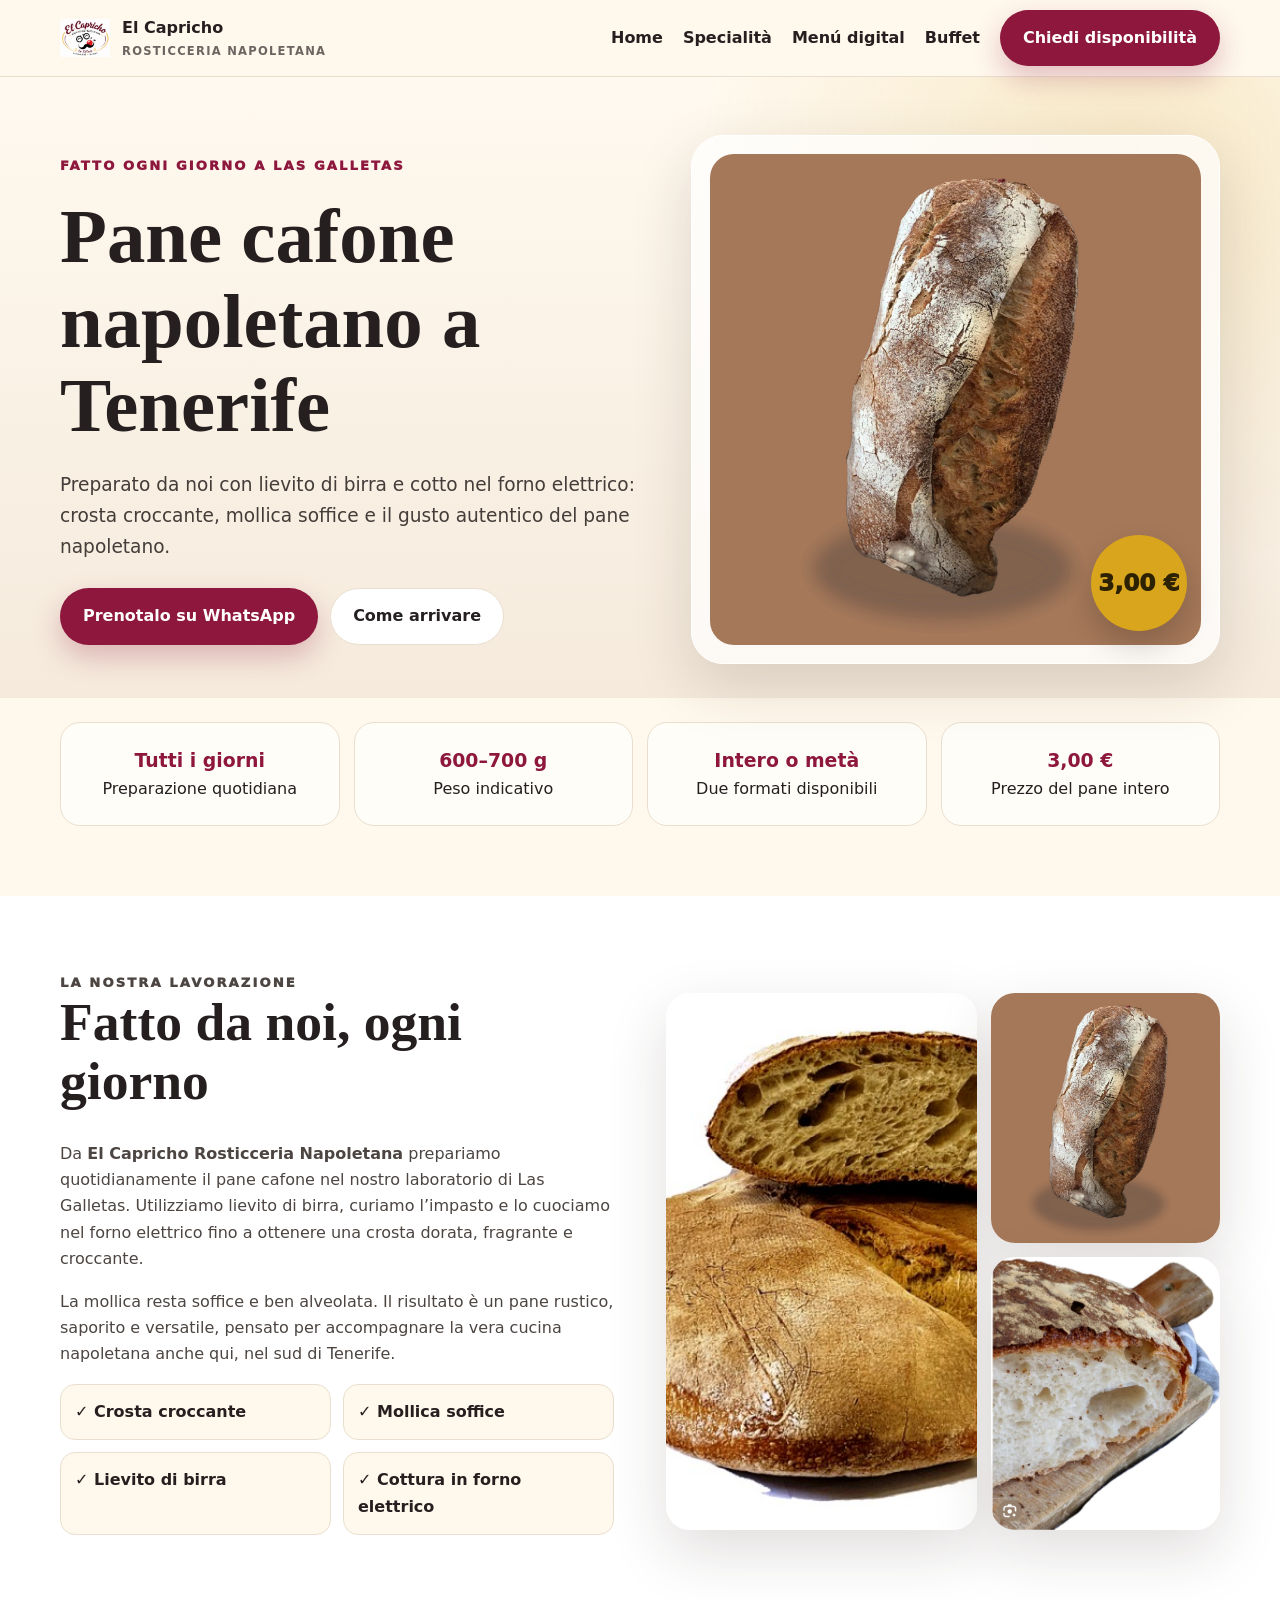
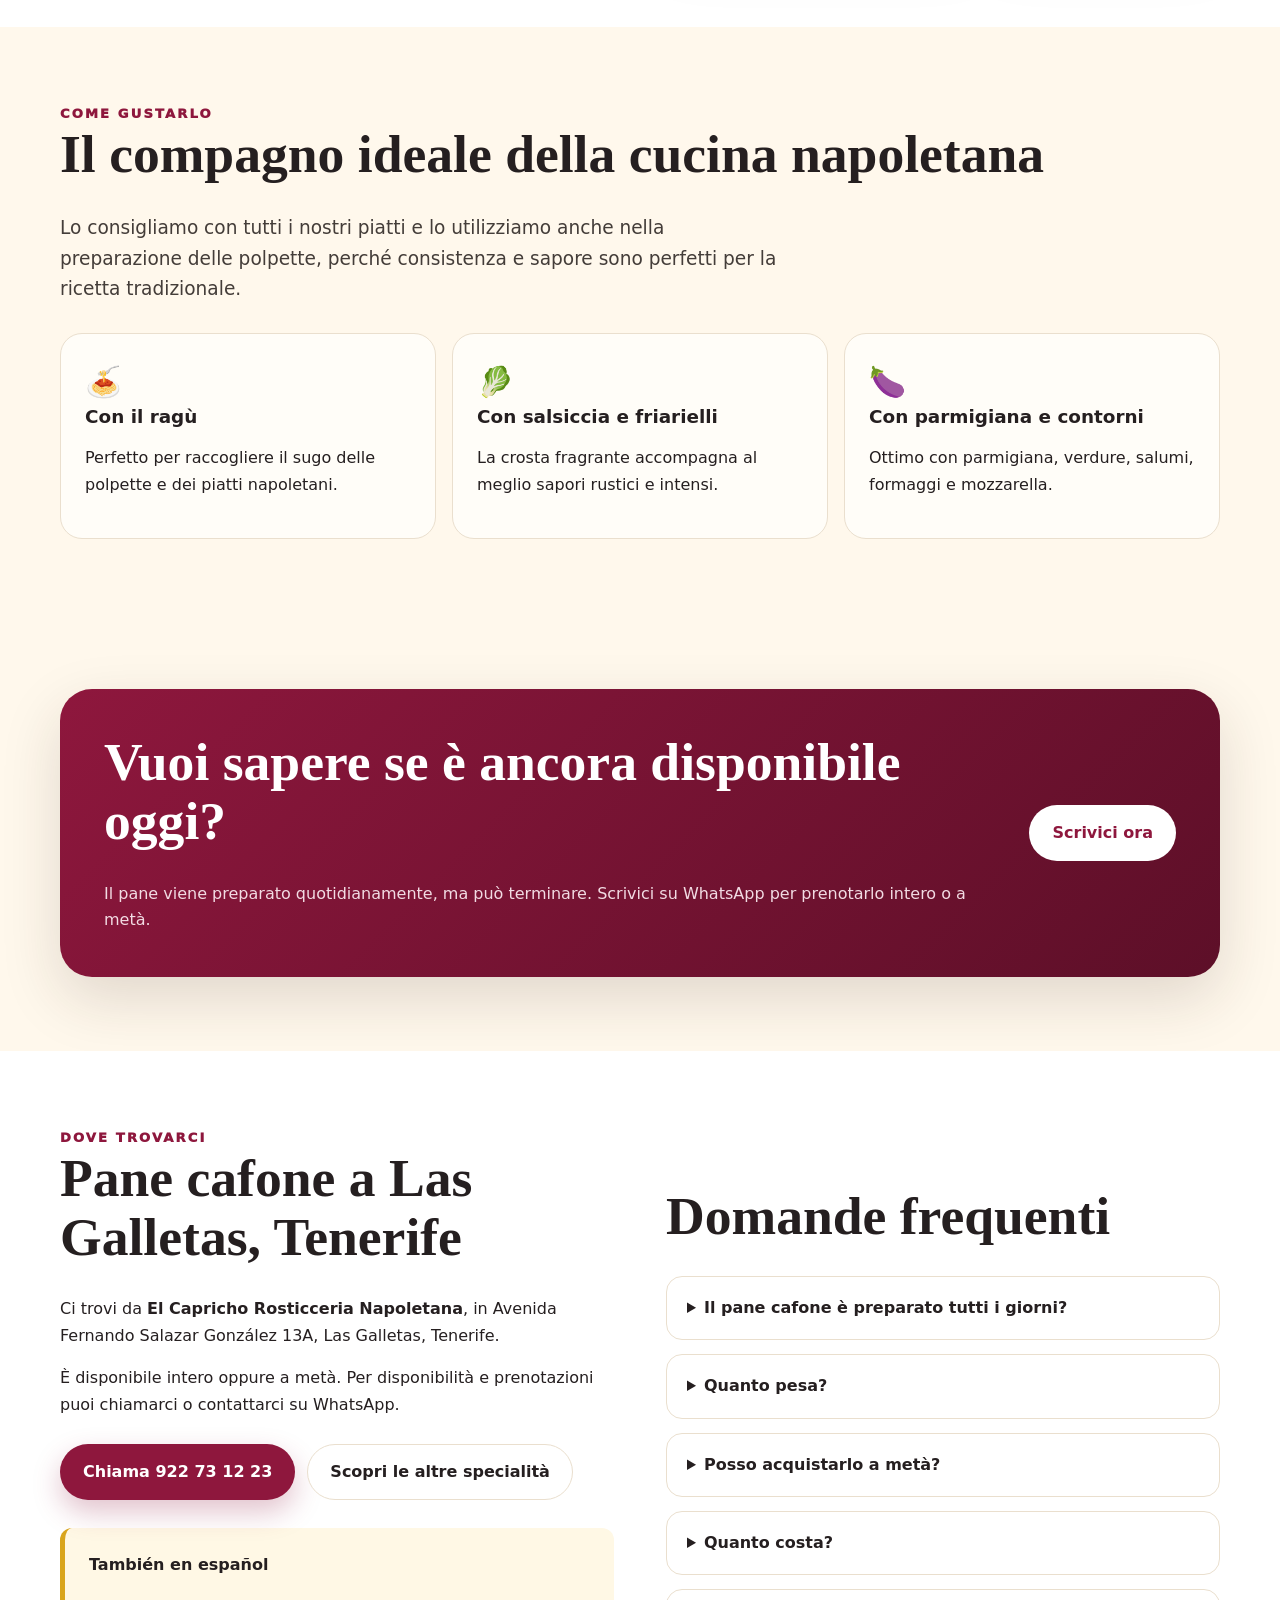
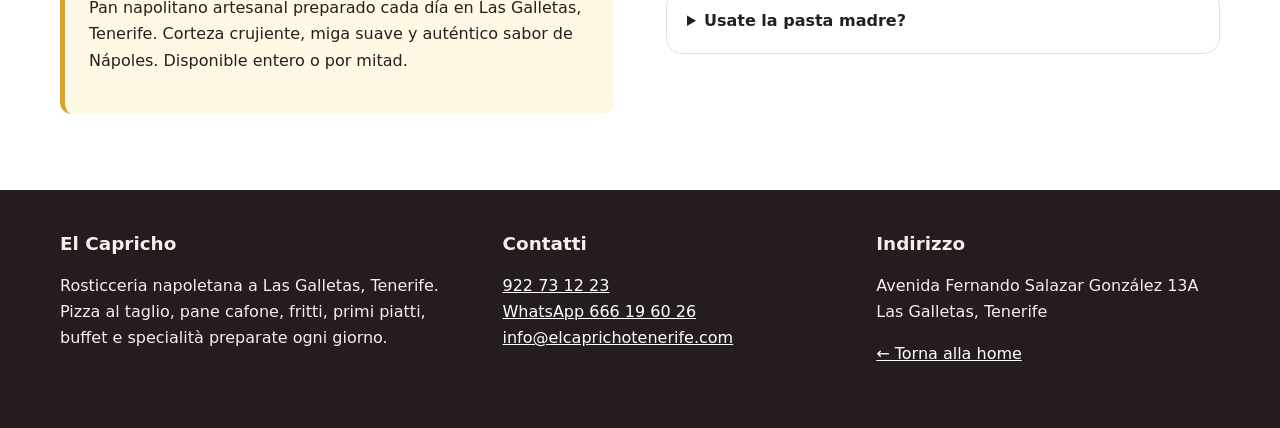
<file: pane-cafone.html>
<!doctype html>
<html lang="it">
<head>
  <meta charset="utf-8">
  <meta name="viewport" content="width=device-width,initial-scale=1">

  <title>Pane Cafone Napoletano a Tenerife | El Capricho Las Galletas</title>
  <meta name="description" content="Pane cafone napoletano preparato ogni giorno da El Capricho a Las Galletas, Tenerife. Crosta croccante, mollica soffice, 600–700 g circa. Disponibile intero o a metà.">
  <meta name="robots" content="index,follow,max-image-preview:large">
  <link rel="canonical" href="https://elcaprichotenerife.com/pane-cafone.html">

  <meta property="og:type" content="website">
  <meta property="og:locale" content="it_IT">
  <meta property="og:site_name" content="El Capricho Rosticceria Napoletana">
  <meta property="og:title" content="Pane Cafone Napoletano a Tenerife">
  <meta property="og:description" content="Preparato ogni giorno a Las Galletas: crosta croccante, mollica soffice e autentico sapore napoletano.">
  <meta property="og:url" content="https://elcaprichotenerife.com/pane-cafone.html">
  <meta property="og:image" content="https://elcaprichotenerife.com/pane-cafone-tenerife.jpg">

  <meta name="twitter:card" content="summary_large_image">
  <meta name="twitter:title" content="Pane Cafone Napoletano a Tenerife">
  <meta name="twitter:description" content="Fatto ogni giorno da El Capricho a Las Galletas.">
  <meta name="twitter:image" content="https://elcaprichotenerife.com/pane-cafone-tenerife.jpg">

  <link rel="icon" href="assets/logo.png">

  <!-- Google Analytics -->
  <script async src="https://www.googletagmanager.com/gtag/js?id=G-LVKG8GHVVM"></script>
  <script>
    window.dataLayer = window.dataLayer || [];
    function gtag(){dataLayer.push(arguments);}
    gtag('js', new Date());
    gtag('config', 'G-LVKG8GHVVM');
  </script>

  <script type="application/ld+json">
  {
    "@context":"https://schema.org",
    "@graph":[
      {
        "@type":"Restaurant",
        "@id":"https://elcaprichotenerife.com/#restaurant",
        "name":"El Capricho Rosticceria Napoletana",
        "url":"https://elcaprichotenerife.com/",
        "telephone":"+34 922 731 223",
        "email":"info@elcaprichotenerife.com",
        "priceRange":"€",
        "servesCuisine":["Neapolitan","Italian","Pizza","Mediterranean"],
        "address":{
          "@type":"PostalAddress",
          "streetAddress":"Avenida Fernando Salazar González 13A",
          "addressLocality":"Las Galletas",
          "addressRegion":"Santa Cruz de Tenerife",
          "addressCountry":"ES"
        }
      },
      {
        "@type":"MenuItem",
        "@id":"https://elcaprichotenerife.com/pane-cafone.html#pane",
        "name":"Pane cafone napoletano",
        "description":"Pane cafone preparato ogni giorno da El Capricho a Las Galletas con lievito di birra e cottura in forno elettrico. Crosta croccante e mollica soffice.",
        "image":[
          "https://elcaprichotenerife.com/pane-cafone-tenerife.jpg",
          "https://elcaprichotenerife.com/pane-cafone-mollica.jpg",
          "https://elcaprichotenerife.com/pane-cafone-dettaglio.jpg"
        ],
        "offers":{
          "@type":"Offer",
          "priceCurrency":"EUR",
          "price":"3.00",
          "availability":"https://schema.org/InStoreOnly",
          "url":"https://elcaprichotenerife.com/pane-cafone.html",
          "seller":{"@id":"https://elcaprichotenerife.com/#restaurant"}
        }
      },
      {
        "@type":"FAQPage",
        "mainEntity":[
          {
            "@type":"Question",
            "name":"Il pane cafone è preparato tutti i giorni?",
            "acceptedAnswer":{"@type":"Answer","text":"Sì, El Capricho prepara il pane cafone ogni giorno nel proprio laboratorio a Las Galletas."}
          },
          {
            "@type":"Question",
            "name":"Quanto pesa?",
            "acceptedAnswer":{"@type":"Answer","text":"Il peso indicativo è di circa 600–700 grammi."}
          },
          {
            "@type":"Question",
            "name":"È disponibile anche a metà?",
            "acceptedAnswer":{"@type":"Answer","text":"Sì, viene venduto sia intero sia a metà."}
          },
          {
            "@type":"Question",
            "name":"Quanto costa?",
            "acceptedAnswer":{"@type":"Answer","text":"Il prezzo del pane intero è di 3,00 euro. Per la metà, chiedi il prezzo aggiornato in negozio."}
          }
        ]
      }
    ]
  }
  </script>

  <style>
    :root{
      --vino:#8e173d;
      --vino-scuro:#5d0f28;
      --oro:#d9a51d;
      --crema:#fff8ec;
      --avorio:#fffdf8;
      --inchiostro:#251f20;
      --grigio:#6d6562;
      --linea:#eadfce;
      --ombra:0 22px 60px rgba(53,31,24,.15);
    }
    *{box-sizing:border-box}
    html{scroll-behavior:smooth}
    body{
      margin:0;
      color:var(--inchiostro);
      background:var(--crema);
      font-family:Inter,ui-sans-serif,system-ui,-apple-system,BlinkMacSystemFont,"Segoe UI",sans-serif;
      line-height:1.65;
    }
    img{display:block;max-width:100%}
    a{color:inherit}
    .container{width:min(1160px,calc(100% - 32px));margin:auto}
    .topbar{
      position:sticky;top:0;z-index:50;
      background:rgba(255,248,236,.94);
      backdrop-filter:blur(14px);
      border-bottom:1px solid var(--linea);
    }
    .nav{
      min-height:76px;display:flex;align-items:center;justify-content:space-between;gap:20px;
    }
    .brand{display:flex;align-items:center;gap:12px;text-decoration:none;font-weight:900}
    .brand img{width:50px;height:50px;object-fit:contain}
    .brand small{display:block;color:var(--grigio);font-size:.72rem;letter-spacing:.11em;text-transform:uppercase}
    .navlinks{display:flex;align-items:center;gap:20px}
    .navlinks a{text-decoration:none;font-weight:800}
    .btn{
      display:inline-flex;align-items:center;justify-content:center;gap:8px;
      padding:14px 22px;border-radius:999px;text-decoration:none;font-weight:900;
      border:1px solid transparent;transition:.2s ease;
    }
    .btn:hover{transform:translateY(-2px)}
    .btn-primary{background:var(--vino);color:#fff;box-shadow:0 12px 28px rgba(142,23,61,.26)}
    .btn-light{background:#fff;border-color:var(--linea)}
    .hero{
      padding:58px 0 34px;
      background:
        radial-gradient(circle at 88% 12%,rgba(217,165,29,.18),transparent 34%),
        linear-gradient(180deg,#fff9ef 0%,#f5eadc 100%);
    }
    .hero-grid{display:grid;grid-template-columns:1.05fr .95fr;gap:46px;align-items:center}
    .eyebrow{margin:0;color:var(--vino);font-size:.82rem;font-weight:950;letter-spacing:.16em;text-transform:uppercase}
    h1,h2,h3{line-height:1.1;margin-top:0}
    h1{margin:.25em 0 .28em;font-family:Georgia,"Times New Roman",serif;font-size:clamp(3rem,6vw,5.6rem)}
    h2{margin-bottom:.55em;font-family:Georgia,"Times New Roman",serif;font-size:clamp(2.1rem,4.2vw,3.35rem)}
    h3{font-size:1.15rem}
    .lead{max-width:720px;font-size:1.16rem;color:#443d39}
    .actions{display:flex;flex-wrap:wrap;gap:12px;margin-top:26px}
    .hero-card{
      position:relative;padding:18px;border-radius:32px;background:rgba(255,255,255,.72);
      border:1px solid #fff;box-shadow:var(--ombra);
    }
    .hero-card img{width:100%;aspect-ratio:1/1;object-fit:cover;border-radius:24px}
    .badge{
      position:absolute;right:32px;bottom:32px;width:96px;height:96px;border-radius:50%;
      display:grid;place-items:center;background:var(--oro);color:#2c2100;font-size:1.45rem;font-weight:950;
      box-shadow:0 14px 30px rgba(0,0,0,.18);
    }
    .quick{padding:24px 0 70px}
    .quick-grid{display:grid;grid-template-columns:repeat(4,1fr);gap:14px}
    .quick-item{padding:22px;border:1px solid var(--linea);border-radius:20px;background:var(--avorio);text-align:center}
    .quick-item strong{display:block;color:var(--vino);font-size:1.18rem}
    section.block{padding:76px 0}
    .white{background:#fff}
    .two{display:grid;grid-template-columns:1fr 1fr;gap:52px;align-items:center}
    .copy p{color:#4c4541}
    .features{display:grid;grid-template-columns:1fr 1fr;gap:12px;padding:0;list-style:none}
    .features li{padding:14px;border:1px solid var(--linea);border-radius:15px;background:var(--crema);font-weight:800}
    .gallery{display:grid;grid-template-columns:1.15fr .85fr;gap:14px}
    .gallery img{width:100%;height:100%;min-height:250px;object-fit:cover;border-radius:24px;box-shadow:var(--ombra)}
    .gallery img:first-child{grid-row:span 2}
    .cards{display:grid;grid-template-columns:repeat(3,1fr);gap:16px;margin-top:28px}
    .card{padding:24px;border:1px solid var(--linea);border-radius:22px;background:var(--avorio)}
    .card span{font-size:1.85rem}
    .cta{
      margin:74px auto;padding:44px;border-radius:32px;background:linear-gradient(135deg,var(--vino),var(--vino-scuro));
      color:#fff;display:grid;grid-template-columns:1fr auto;gap:30px;align-items:center;box-shadow:var(--ombra);
    }
    .cta p{margin-bottom:0;color:#f2dbe3}
    .cta .btn{background:#fff;color:var(--vino)}
    .faq{display:grid;gap:14px}
    details{padding:18px 20px;border:1px solid var(--linea);border-radius:16px;background:#fff}
    summary{cursor:pointer;font-weight:900}
    details p{margin-bottom:0;color:var(--grigio)}
    .spanish{
      padding:24px;border-left:5px solid var(--oro);border-radius:12px;background:#fff8e5;
    }
    footer{padding:44px 0;background:#241c1e;color:#f7eee9}
    .footer-grid{display:grid;grid-template-columns:1.2fr 1fr 1fr;gap:30px}
    footer a{color:#fff}
    @media(max-width:880px){
      .hero-grid,.two,.cta,.footer-grid{grid-template-columns:1fr}
      .quick-grid{grid-template-columns:1fr 1fr}
      .cards{grid-template-columns:1fr}
      .navlinks a:not(.btn){display:none}
    }
    @media(max-width:540px){
      .quick-grid,.features,.gallery{grid-template-columns:1fr}
      .gallery img:first-child{grid-row:auto}
      .brand small{display:none}
      .badge{width:78px;height:78px;right:25px;bottom:25px}
    }
  </style>
</head>
<body>

<header class="topbar">
  <div class="container nav">
    <a class="brand" href="index.html" aria-label="Torna alla home">
      <img src="assets/logo.png" alt="Logo El Capricho Rosticceria Napoletana">
      <span>El Capricho<small>Rosticceria napoletana</small></span>
    </a>
    <nav class="navlinks" aria-label="Navigazione">
      <a href="index.html">Home</a>
      <a href="index.html#specialita">Specialità</a><a href="menu/">Menú digital</a><a href="buffet.html">Buffet</a>
      <a class="btn btn-primary" href="https://wa.me/34666196026?text=Ciao%2C%20vorrei%20sapere%20se%20il%20pane%20cafone%20%C3%A8%20disponibile%20oggi." target="_blank" rel="noopener">Chiedi disponibilità</a>
    </nav>
  </div>
</header>

<main>
  <section class="hero">
    <div class="container hero-grid">
      <div>
        <p class="eyebrow">Fatto ogni giorno a Las Galletas</p>
        <h1>Pane cafone napoletano a Tenerife</h1>
        <p class="lead">Preparato da noi con lievito di birra e cotto nel forno elettrico: crosta croccante, mollica soffice e il gusto autentico del pane napoletano.</p>
        <div class="actions">
          <a class="btn btn-primary" href="https://wa.me/34666196026?text=Ciao%2C%20vorrei%20prenotare%20il%20pane%20cafone." target="_blank" rel="noopener">Prenotalo su WhatsApp</a>
          <a class="btn btn-light" href="https://www.google.com/maps/search/?api=1&query=El+Capricho+Las+Galletas" target="_blank" rel="noopener">Come arrivare</a>
        </div>
      </div>
      <div class="hero-card">
        <img src="pane-cafone-tenerife.jpg" alt="Pane cafone napoletano preparato a Las Galletas, Tenerife">
        <div class="badge">3,00 €</div>
      </div>
    </div>
  </section>

  <section class="quick" aria-label="Informazioni rapide">
    <div class="container quick-grid">
      <div class="quick-item"><strong>Tutti i giorni</strong>Preparazione quotidiana</div>
      <div class="quick-item"><strong>600–700 g</strong>Peso indicativo</div>
      <div class="quick-item"><strong>Intero o metà</strong>Due formati disponibili</div>
      <div class="quick-item"><strong>3,00 €</strong>Prezzo del pane intero</div>
    </div>
  </section>

  <section class="block white">
    <div class="container two">
      <div class="copy">
        <p class="eyebrow">La nostra lavorazione</p>
        <h2>Fatto da noi, ogni giorno</h2>
        <p>Da <strong>El Capricho Rosticceria Napoletana</strong> prepariamo quotidianamente il pane cafone nel nostro laboratorio di Las Galletas. Utilizziamo lievito di birra, curiamo l’impasto e lo cuociamo nel forno elettrico fino a ottenere una crosta dorata, fragrante e croccante.</p>
        <p>La mollica resta soffice e ben alveolata. Il risultato è un pane rustico, saporito e versatile, pensato per accompagnare la vera cucina napoletana anche qui, nel sud di Tenerife.</p>
        <ul class="features">
          <li>✓ Crosta croccante</li>
          <li>✓ Mollica soffice</li>
          <li>✓ Lievito di birra</li>
          <li>✓ Cottura in forno elettrico</li>
        </ul>
      </div>
      <div class="gallery">
        <img src="pane-cafone-mollica.jpg" alt="Mollica alveolata del pane cafone napoletano">
        <img src="pane-cafone-tenerife.jpg" alt="Pagnotta di pane cafone a Tenerife">
        <img src="pane-cafone-dettaglio.jpg" alt="Dettaglio della crosta del pane cafone">
      </div>
    </div>
  </section>

  <section class="block">
    <div class="container">
      <p class="eyebrow">Come gustarlo</p>
      <h2>Il compagno ideale della cucina napoletana</h2>
      <p class="lead">Lo consigliamo con tutti i nostri piatti e lo utilizziamo anche nella preparazione delle polpette, perché consistenza e sapore sono perfetti per la ricetta tradizionale.</p>
      <div class="cards">
        <article class="card"><span>🍝</span><h3>Con il ragù</h3><p>Perfetto per raccogliere il sugo delle polpette e dei piatti napoletani.</p></article>
        <article class="card"><span>🥬</span><h3>Con salsiccia e friarielli</h3><p>La crosta fragrante accompagna al meglio sapori rustici e intensi.</p></article>
        <article class="card"><span>🍆</span><h3>Con parmigiana e contorni</h3><p>Ottimo con parmigiana, verdure, salumi, formaggi e mozzarella.</p></article>
      </div>
    </div>
  </section>

  <section class="container cta">
    <div>
      <h2>Vuoi sapere se è ancora disponibile oggi?</h2>
      <p>Il pane viene preparato quotidianamente, ma può terminare. Scrivici su WhatsApp per prenotarlo intero o a metà.</p>
    </div>
    <a class="btn" href="https://wa.me/34666196026?text=Ciao%2C%20vorrei%20sapere%20se%20il%20pane%20cafone%20%C3%A8%20disponibile%20oggi." target="_blank" rel="noopener">Scrivici ora</a>
  </section>

  <section class="block white">
    <div class="container two">
      <div>
        <p class="eyebrow">Dove trovarci</p>
        <h2>Pane cafone a Las Galletas, Tenerife</h2>
        <p>Ci trovi da <strong>El Capricho Rosticceria Napoletana</strong>, in Avenida Fernando Salazar González 13A, Las Galletas, Tenerife.</p>
        <p>È disponibile intero oppure a metà. Per disponibilità e prenotazioni puoi chiamarci o contattarci su WhatsApp.</p>
        <div class="actions">
          <a class="btn btn-primary" href="tel:+34922731223">Chiama 922 73 12 23</a>
          <a class="btn btn-light" href="index.html">Scopri le altre specialità</a>
        </div>

        <div class="spanish" style="margin-top:28px">
          <strong>También en español</strong>
          <p>Pan napolitano artesanal preparado cada día en Las Galletas, Tenerife. Corteza crujiente, miga suave y auténtico sabor de Nápoles. Disponible entero o por mitad.</p>
        </div>
      </div>

      <div>
        <h2>Domande frequenti</h2>
        <div class="faq">
          <details><summary>Il pane cafone è preparato tutti i giorni?</summary><p>Sì, lo prepariamo quotidianamente nel nostro laboratorio a Las Galletas.</p></details>
          <details><summary>Quanto pesa?</summary><p>Il peso indicativo è di circa 600–700 grammi.</p></details>
          <details><summary>Posso acquistarlo a metà?</summary><p>Sì, è disponibile sia intero sia a metà.</p></details>
          <details><summary>Quanto costa?</summary><p>Il prezzo del pane intero è di 3,00 €. Per il formato a metà chiedi il prezzo aggiornato in negozio.</p></details>
          <details><summary>Usate la pasta madre?</summary><p>No, il nostro pane cafone è preparato con lievito di birra.</p></details>
        </div>
      </div>
    </div>
  </section>
</main>

<footer>
  <div class="container footer-grid">
    <div>
      <h3>El Capricho</h3>
      <p>Rosticceria napoletana a Las Galletas, Tenerife. Pizza al taglio, pane cafone, fritti, primi piatti, buffet e specialità preparate ogni giorno.</p>
    </div>
    <div>
      <h3>Contatti</h3>
      <p><a href="tel:+34922731223">922 73 12 23</a><br>
      <a href="https://wa.me/34666196026" target="_blank" rel="noopener">WhatsApp 666 19 60 26</a><br>
      <a href="mailto:info@elcaprichotenerife.com">info@elcaprichotenerife.com</a></p>
    </div>
    <div>
      <h3>Indirizzo</h3>
      <p>Avenida Fernando Salazar González 13A<br>Las Galletas, Tenerife</p>
      <p><a href="index.html">← Torna alla home</a></p>
    </div>
  </div>
</footer>

</body>
</html>
</file>
<file: style.css>
:root{--wine:#8e173d;--wine2:#650f2b;--gold:#d5a43b;--cream:#fff7e6;--ink:#171313;--muted:#6d625f;--dark:#151313;--card:#fff;--radius:24px;--shadow:0 18px 55px rgba(44,20,20,.14)}*{box-sizing:border-box}html{scroll-behavior:smooth}body{margin:0;background:var(--cream);color:var(--ink);font-family:Inter,ui-sans-serif,system-ui,-apple-system,"Segoe UI",sans-serif;line-height:1.55}img{display:block;max-width:100%}a{text-decoration:none;color:inherit}button,input,select,textarea{font:inherit}.site-header{height:88px;padding:10px clamp(18px,4vw,64px);display:flex;align-items:center;gap:28px;background:rgba(255,247,230,.95);backdrop-filter:blur(12px);position:sticky;top:0;z-index:50;border-bottom:1px solid rgba(142,23,61,.1)}.brand{display:flex;align-items:center;gap:12px;min-width:max-content}.brand img{width:62px;height:62px;object-fit:contain}.brand span{display:grid;color:var(--wine);letter-spacing:.06em}.brand b{font-size:1.08rem}.brand small{font-size:.68rem;color:var(--ink);letter-spacing:.12em;text-transform:uppercase}.nav{display:flex;align-items:center;gap:24px;margin-left:auto}.nav a{font-weight:750;font-size:.9rem}.nav a:hover{color:var(--wine)}.langs{display:flex;gap:6px}.langs button{border:1px solid rgba(142,23,61,.2);border-radius:999px;background:white;color:var(--wine);font-weight:800;padding:8px 10px;cursor:pointer}.langs button.active{background:var(--wine);color:white}.menu-toggle{display:none;background:none;border:0;font-size:1.6rem}.hero{height:min(760px,calc(100vh - 88px));min-height:560px;position:relative;display:grid;align-items:end;overflow:hidden}.hero>img{position:absolute;inset:0;width:100%;height:100%;object-fit:cover}.hero-overlay{position:absolute;inset:0;background:linear-gradient(90deg,rgba(15,9,10,.9) 0%,rgba(15,9,10,.52) 52%,rgba(15,9,10,.15)),linear-gradient(0deg,rgba(15,9,10,.35),transparent 45%)}.hero-content{position:relative;z-index:2;color:white;padding:0 clamp(22px,7vw,110px) clamp(54px,9vw,110px);max-width:900px}.eyebrow{text-transform:uppercase;letter-spacing:.18em;font-weight:850;color:var(--gold);font-size:.8rem}.hero h1{font-family:Georgia,serif;font-size:clamp(3rem,7vw,6.7rem);line-height:.96;margin:.2em 0;max-width:800px}.hero-content>p:not(.eyebrow){font-size:clamp(1rem,2vw,1.35rem);max-width:620px}.hero-actions,.contact-actions{display:flex;gap:12px;flex-wrap:wrap;margin-top:28px}.btn{border:0;border-radius:999px;padding:14px 24px;font-weight:850;display:inline-flex;align-items:center;justify-content:center;cursor:pointer}.btn.primary{background:linear-gradient(135deg,var(--gold),#bd7d16);color:#21160a;box-shadow:0 10px 30px rgba(213,164,59,.25)}.btn.glass{background:rgba(255,255,255,.13);border:1px solid rgba(255,255,255,.4);color:white;backdrop-filter:blur(10px)}.btn.outline{border:1px solid var(--wine);color:var(--wine);background:transparent}.quickbar{display:grid;grid-template-columns:repeat(3,1fr);background:var(--wine);color:white;padding:18px clamp(20px,7vw,110px);gap:20px}.quickbar a{display:flex;align-items:center;justify-content:center;gap:12px;border-right:1px solid rgba(255,255,255,.2)}.quickbar a:last-child{border:0}.quickbar span{font-size:1.5rem}.quickbar div{display:grid}.quickbar small{opacity:.75}.section{padding:clamp(70px,9vw,120px) clamp(20px,7vw,110px)}.club-promo{padding-top:55px;padding-bottom:25px}.club-card{max-width:1180px;margin:auto;position:relative;overflow:hidden;display:grid;grid-template-columns:auto 1fr auto;gap:28px;align-items:center;padding:34px 38px;border-radius:30px;color:#fff;background:radial-gradient(circle at 85% 20%,rgba(246,197,21,.22),transparent 32%),linear-gradient(135deg,#171313,#31151e);box-shadow:0 22px 60px rgba(44,20,20,.22);border:1px solid rgba(213,164,59,.4)}.club-card:after{content:'★';position:absolute;right:20%;top:-65px;font-size:190px;color:rgba(213,164,59,.055);transform:rotate(12deg)}.club-gift{width:82px;height:82px;border-radius:24px;display:grid;place-items:center;font-size:2.7rem;background:linear-gradient(135deg,#f6c515,#d5a43b);box-shadow:0 12px 30px rgba(213,164,59,.25)}.club-copy{position:relative;z-index:1}.club-copy h2{font-family:Georgia,serif;font-size:clamp(2rem,4vw,3.6rem);line-height:1;margin:.12em 0}.club-copy>p:not(.eyebrow){margin:.55em 0;color:#e7dddd;max-width:680px}.club-badges{display:flex;gap:8px;flex-wrap:wrap;margin-top:13px}.club-badges span{font-size:.78rem;font-weight:850;padding:7px 11px;border-radius:999px;background:rgba(255,255,255,.09);border:1px solid rgba(255,255,255,.13)}.club-cta{position:relative;z-index:2;white-space:nowrap;background:linear-gradient(135deg,#f6c515,#d5a43b);color:#1d1408;padding:15px 22px;border-radius:999px;font-weight:950;box-shadow:0 12px 28px rgba(213,164,59,.22);transition:.2s transform}.club-cta:hover{transform:translateY(-3px)}.section-heading{max-width:800px;margin:0 auto 48px;text-align:center}.section-heading h2,.bread h2,.buffet h2,.contact h2{font-family:Georgia,serif;font-size:clamp(2.3rem,5vw,4.8rem);line-height:1.03;margin:.2em 0}.section-heading p:last-child{color:var(--muted);font-size:1.08rem}.values{display:grid;grid-template-columns:repeat(3,1fr);gap:18px;max-width:1100px;margin:auto}.values article{background:white;padding:30px;border-radius:var(--radius);box-shadow:var(--shadow);text-align:center}.values span{font-size:2.2rem}.values h3{margin:.5em 0}.values p{margin:0;color:var(--muted)}.dark{background:radial-gradient(circle at top right,#34151f 0,var(--dark) 40%);color:white}.section-heading.light p:last-child{color:#cfc2c4}.tabs{display:flex;justify-content:center;gap:10px;flex-wrap:wrap;margin-bottom:32px}.tabs button{background:#2a2424;border:1px solid #453838;color:white;padding:13px 19px;border-radius:999px;font-weight:850;cursor:pointer}.tabs button.active{background:var(--gold);color:#24180b;border-color:var(--gold)}.product-grid{display:grid;grid-template-columns:repeat(4,1fr);gap:18px;max-width:1450px;margin:auto}.product-card{background:#211d1d;border:1px solid #3d3434;border-radius:20px;overflow:hidden;transition:.28s transform,.28s box-shadow}.product-card:hover{transform:translateY(-7px);box-shadow:0 20px 45px rgba(0,0,0,.28)}.product-card img{width:100%;aspect-ratio:4/3;object-fit:cover}.product-card .copy{padding:18px}.product-card h3{margin:0 0 6px;color:#fff;font-size:1.12rem}.product-card p{margin:0;color:#bfb1b1;font-size:.9rem}.availability{text-align:center;color:#b9aaaa;margin:28px auto 0;font-size:.9rem}.bread{display:grid;grid-template-columns:1.15fr .85fr;gap:clamp(36px,6vw,90px);align-items:center}.bread-image{position:relative}.bread-image img{width:100%;height:580px;object-fit:cover;border-radius:32px;box-shadow:var(--shadow)}.bread-image span{position:absolute;top:20px;left:20px;background:var(--wine);color:white;padding:9px 14px;border-radius:999px;font-weight:850}.bread-copy p:not(.eyebrow){color:var(--muted);font-size:1.08rem}.buffet{background:#f0dfbd;display:grid;grid-template-columns:.9fr 1.1fr;gap:32px;align-items:start}.buffet-copy ul{padding-left:20px;line-height:2}.buffet-visual{position:relative}.buffet-visual img{height:480px;width:100%;object-fit:cover;border-radius:30px}.buffet-card{position:absolute;left:22px;right:22px;bottom:22px;background:rgba(22,16,16,.88);backdrop-filter:blur(12px);color:white;padding:18px;border-radius:17px;display:grid}.buffet-form{grid-column:1/-1;background:white;border-radius:28px;padding:clamp(22px,4vw,44px);box-shadow:var(--shadow);display:grid;grid-template-columns:repeat(2,1fr);gap:17px}.buffet-form label{display:grid;gap:7px;font-weight:750}.buffet-form input,.buffet-form select,.buffet-form textarea{border:1px solid #d8ccc1;border-radius:13px;padding:13px;background:#fffdf9}.buffet-form label:has(textarea),.buffet-form>button{grid-column:1/-1}.buffet-form .two{display:grid;grid-template-columns:1fr 1fr;gap:17px}.gallery-strip{display:grid;grid-template-columns:repeat(5,1fr);height:320px;overflow:hidden}.gallery-strip img{width:100%;height:100%;object-fit:cover;transition:.4s transform}.gallery-strip img:hover{transform:scale(1.06)}.contact{display:grid;grid-template-columns:.85fr 1.15fr;gap:35px;align-items:stretch}.contact-card{background:white;border-radius:30px;padding:clamp(28px,5vw,60px);box-shadow:var(--shadow)}.contact-photo img{width:100%;height:100%;min-height:430px;object-fit:cover;border-radius:30px}.floating-wa,.floating-club{position:fixed;right:20px;z-index:40;color:white;padding:14px 18px;border-radius:999px;font-weight:850;box-shadow:0 15px 40px rgba(101,15,43,.35)}.floating-wa{bottom:20px;background:var(--wine)}.floating-club{bottom:78px;background:linear-gradient(135deg,#1c1717,#34221b);border:1px solid var(--gold);color:#f7d46e}footer{background:#120f10;color:white;display:flex;align-items:center;gap:18px;padding:22px clamp(20px,7vw,110px)}footer img{width:54px;height:54px;object-fit:contain}footer p{margin-right:auto;color:#b9abab}.reveal{opacity:0;transform:translateY(20px);transition:.7s ease}.reveal.visible{opacity:1;transform:none}@media(max-width:1050px){.nav{display:none;position:absolute;top:88px;left:0;right:0;background:var(--cream);padding:24px;flex-direction:column;box-shadow:var(--shadow)}.nav.open{display:flex}.menu-toggle{display:block;margin-left:auto}.langs{margin-left:0}.product-grid{grid-template-columns:repeat(2,1fr)}.bread,.contact{grid-template-columns:1fr}.buffet{grid-template-columns:1fr}.gallery-strip{grid-template-columns:repeat(3,1fr)}.gallery-strip img:nth-child(n+4){display:none}.club-card{grid-template-columns:auto 1fr}.club-cta{grid-column:1/-1;text-align:center}}@media(max-width:650px){.site-header{height:76px;padding:7px 13px;gap:9px}.brand img{width:52px;height:52px}.brand b{font-size:.87rem}.brand small{font-size:.53rem}.langs button{padding:6px 7px;font-size:.73rem}.nav{top:76px}.hero{height:690px;min-height:0}.hero-overlay{background:linear-gradient(0deg,rgba(15,9,10,.91) 0%,rgba(15,9,10,.4) 70%,rgba(15,9,10,.14))}.hero-content{padding:30px 20px 54px}.hero h1{font-size:clamp(2.7rem,13vw,4.4rem)}.quickbar{grid-template-columns:1fr;padding:14px 20px}.quickbar a{justify-content:flex-start;border-right:0;border-bottom:1px solid rgba(255,255,255,.18);padding:8px}.quickbar a:last-child{border:0}.section{padding:65px 17px}.club-promo{padding-top:30px;padding-bottom:10px}.club-card{grid-template-columns:1fr;text-align:center;padding:27px 20px;gap:16px}.club-gift{margin:auto;width:68px;height:68px;font-size:2.2rem}.club-badges{justify-content:center}.values,.product-grid{grid-template-columns:1fr}.product-card img{aspect-ratio:16/10}.bread-image img{height:420px}.buffet-form{grid-template-columns:1fr}.buffet-form .two{grid-template-columns:1fr}.buffet-form label,.buffet-form .two,.buffet-form label:has(textarea),.buffet-form>button{grid-column:1}.gallery-strip{height:220px}.floating-wa span,.floating-club span{display:none}.floating-wa,.floating-club{right:14px;width:52px;height:52px;padding:0;display:grid;place-items:center;font-size:1.15rem}.floating-wa{bottom:14px}.floating-club{bottom:74px}footer{align-items:flex-start}footer p{font-size:.8rem}}.contact-lines{line-height:1.9}.contact-lines a:hover{color:var(--wine)}.wa-note{grid-column:1/-1;margin:0;text-align:center;color:var(--muted);font-size:.9rem;background:#fff6df;border:1px solid rgba(213,164,59,.35);padding:12px 16px;border-radius:16px}.product-card img{background:#eee}.product-card img[loading]{content-visibility:auto}
</file>
